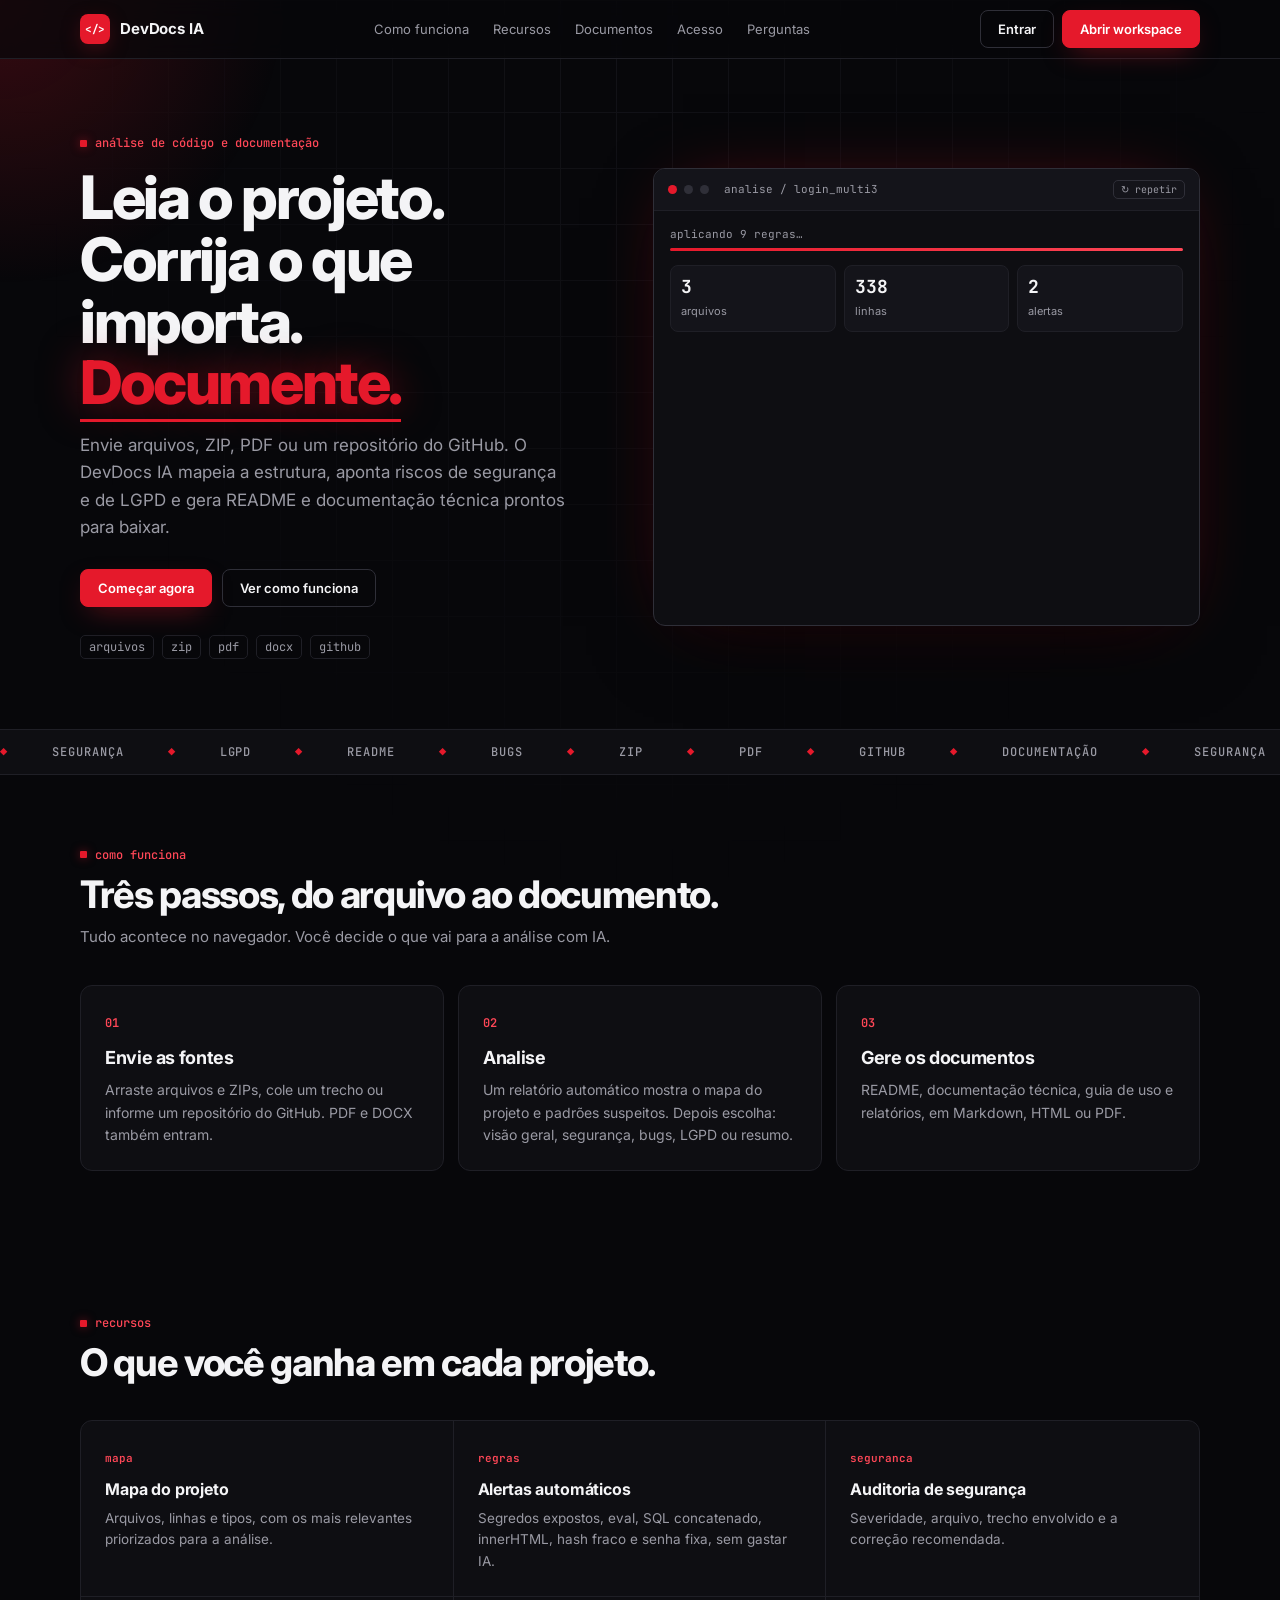
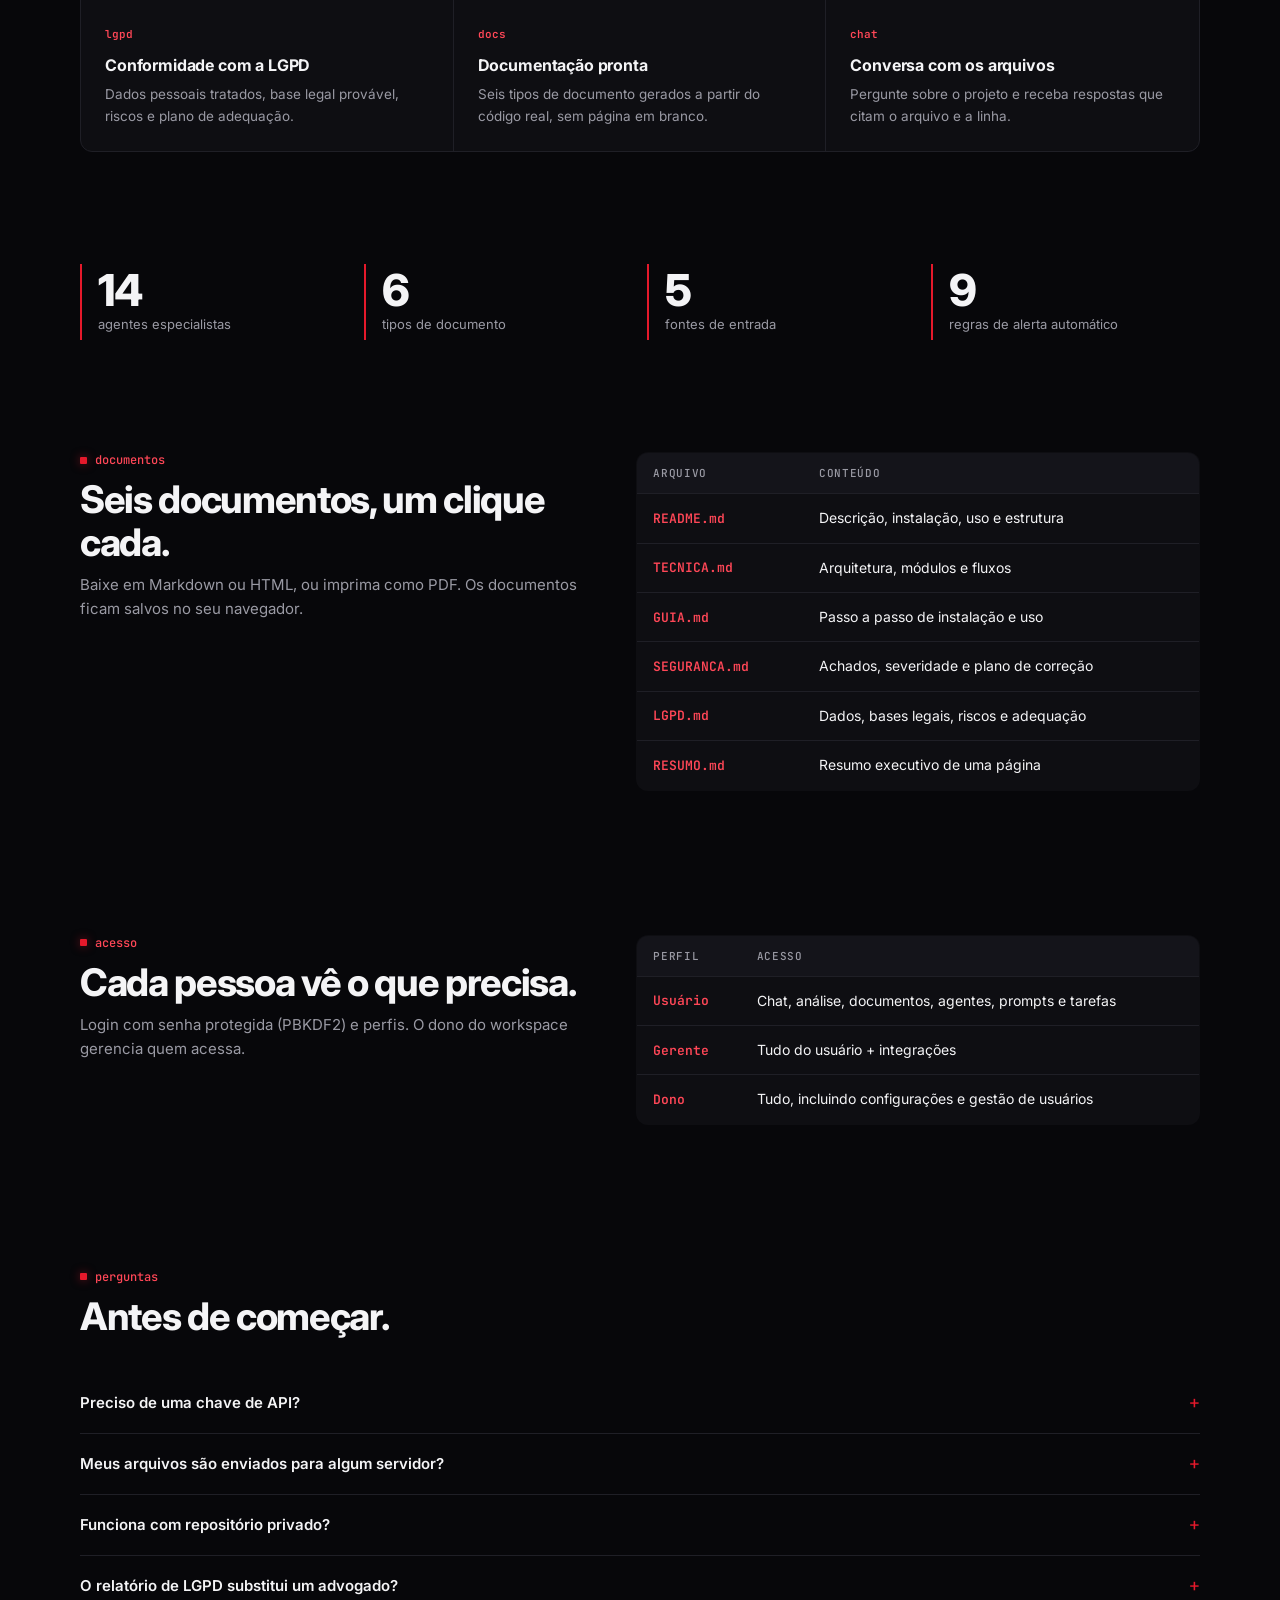
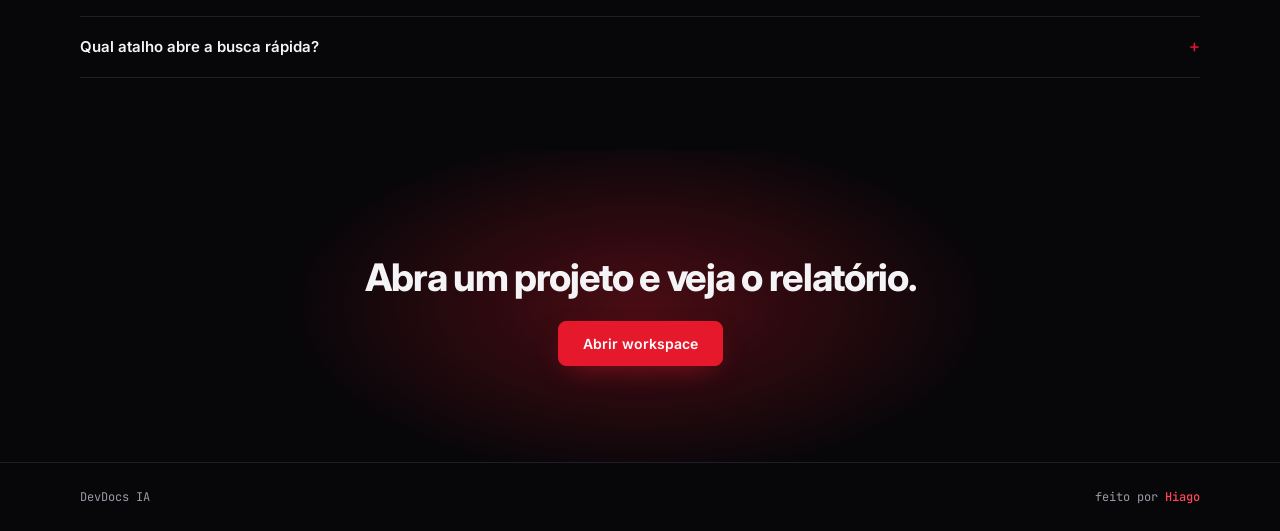
<file: chat-ia-groq-main/index.html>
<!DOCTYPE html>
<html lang="pt-BR">
<head>
  <meta charset="UTF-8">
  <meta name="viewport" content="width=device-width, initial-scale=1.0">
  <meta http-equiv="refresh" content="0; url=main/landing.html">
  <title>DevDocs IA</title>
</head>
<body>
  <p>Redirecionando para o DevDocs IA…</p>
  <script>window.location.replace('main/landing.html');</script>
</body>
</html>
</file>
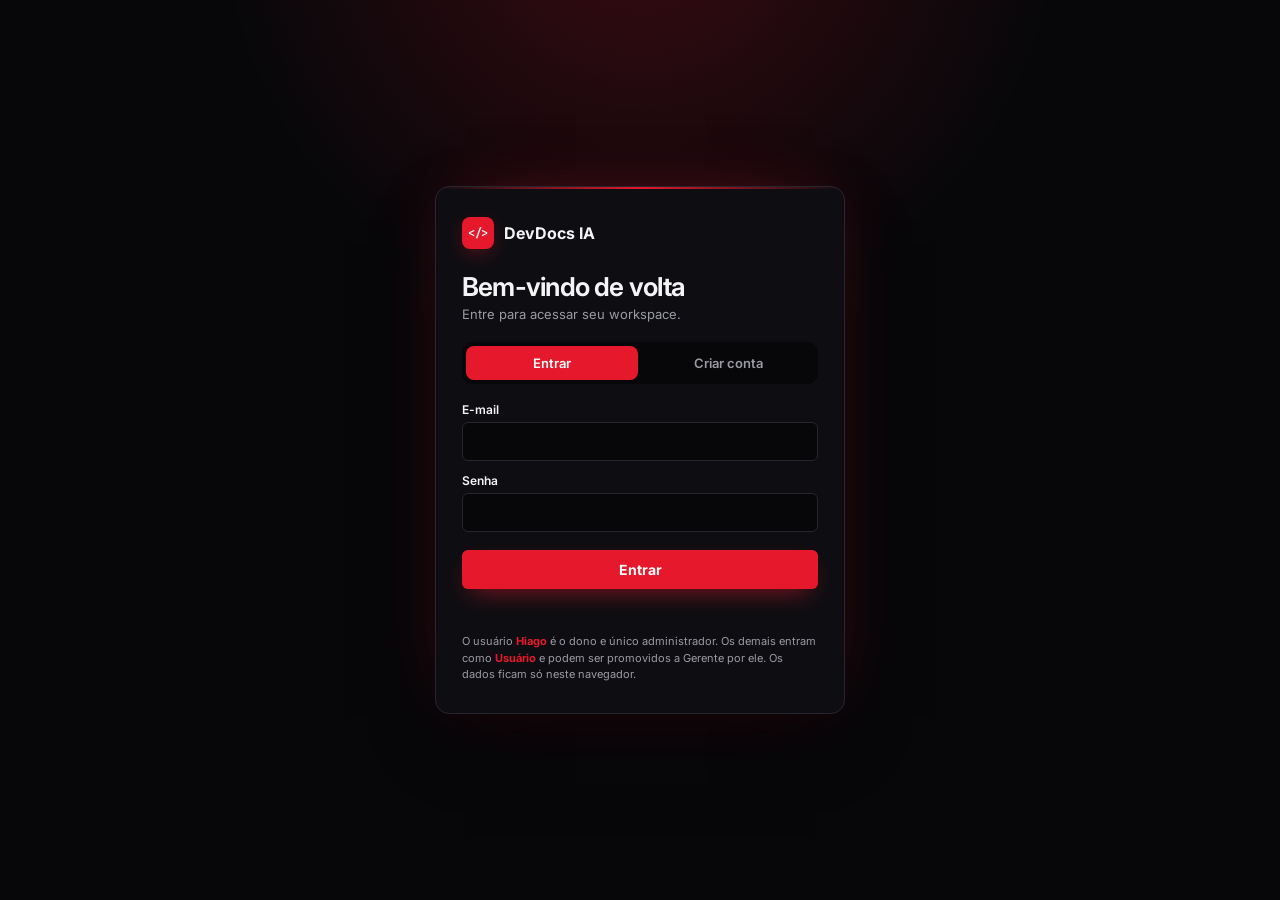
<file: chat-ia-groq-main/main/index.html>
<!DOCTYPE html>
<html lang="pt-BR">
<head>
  <meta charset="UTF-8">
  <meta name="viewport" content="width=device-width, initial-scale=1.0">
  <meta name="theme-color" content="#171714">
  <title>DevDocs IA · Análise de código e documentos</title>
  <link rel="preconnect" href="https://fonts.googleapis.com">
  <link rel="preconnect" href="https://fonts.gstatic.com" crossorigin>
  <link href="https://fonts.googleapis.com/css2?family=DM+Sans:wght@400;500;600;700&family=Instrument+Serif:ital@0;1&family=Inter:wght@400;500;600;700&display=swap" rel="stylesheet">
  <script src="https://cdn.jsdelivr.net/npm/gsap@3.12.5/dist/gsap.min.js"></script>
  <style>
    :root {
      --bg: #f4f3ef;
      --surface: #fffefa;
      --surface-soft: #f7f6f1;
      --ink: #191917;
      --muted: #77766f;
      --line: #e5e3db;
      --line-strong: #d3d0c6;
      --brand: #9bab55;
      --brand-dark: #79863d;
      --brand-soft: #eef1dc;
      --green: #798f53;
      --sidebar: #171714;
      --sidebar-soft: #292a24;
      --sidebar-muted: #a4a49a;
      --shadow: 0 18px 45px rgba(37, 37, 29, .08);
      --radius: 16px;
    }

    * { box-sizing: border-box; }
    html, body { height: 100%; }
    body {
      margin: 0;
      font-family: "Inter", "DM Sans", sans-serif;
      color: var(--ink);
      background: var(--bg);
      overflow: hidden;
    }
    button, input, textarea, select { font: inherit; }
    button { cursor: pointer; }
    button:disabled { cursor: not-allowed; opacity: .55; }
    .app { display: flex; height: 100vh; }

    .sidebar {
      width: 270px;
      flex: 0 0 270px;
      display: flex;
      flex-direction: column;
      color: #fff;
      background: var(--sidebar);
      padding: 22px 16px 16px;
    }
    .brand { display: flex; align-items: center; gap: 11px; margin: 0 8px 26px; }
    .brand-mark {
      width: 36px; height: 36px; display: grid; place-items: center;
      border-radius: 12px; color: #fff; font-weight: 700;
      background: linear-gradient(135deg, #c2cf79, #798f53);
      box-shadow: 0 8px 20px rgba(155, 171, 85, .2);
    }
    .brand strong { display: block; font-family: "Space Grotesk"; font-size: 17px; letter-spacing: -.03em; }
    .brand small { display: block; color: var(--sidebar-muted); font-size: 11px; margin-top: 2px; }
    .new-chat {
      display: flex; align-items: center; justify-content: center; gap: 9px;
      width: 100%; border: 0; border-radius: 11px; padding: 12px;
      color: #1b1b16; background: var(--brand); font-weight: 600;
      box-shadow: 0 8px 18px rgba(155, 171, 85, .2);
      transition: .2s;
    }
    .new-chat:hover { background: #b6c66b; transform: translateY(-1px); }
    .sidebar-label { color: #697891; font-size: 10px; text-transform: uppercase; letter-spacing: .12em; font-weight: 700; margin: 25px 10px 9px; }
    .nav-list, .conversation-list { display: grid; gap: 4px; }
    .nav-item, .conversation {
      display: flex; align-items: center; gap: 10px; width: 100%;
      border: 0; border-radius: 9px; padding: 10px 11px; text-align: left;
      color: var(--sidebar-muted); background: transparent; font-size: 13px;
    }
    .nav-item:hover, .nav-item.active, .conversation:hover, .conversation.active { color: #fff; background: var(--sidebar-soft); }
    .nav-item .count { margin-left: auto; font-size: 11px; color: #6d7d98; }
    .conversation { gap: 8px; overflow: hidden; }
    .conversation span { overflow: hidden; white-space: nowrap; text-overflow: ellipsis; }
    .conversation .dot { width: 6px; height: 6px; border-radius: 50%; flex: 0 0 6px; background: #39c7aa; }
    .sidebar-spacer { flex: 1; }
    .usage { padding: 13px; border: 1px solid #26334a; border-radius: 12px; background: #141f32; }
    .usage-head { display: flex; justify-content: space-between; font-size: 11px; color: var(--sidebar-muted); }
    .usage-head strong { color: #fff; font-weight: 500; }
    .progress { height: 5px; background: #29374e; border-radius: 10px; overflow: hidden; margin: 10px 0 7px; }
    .progress i { display: block; height: 100%; width: 68%; border-radius: inherit; background: linear-gradient(90deg, #9bab55, #d0d98f); }
    .usage small { color: #687995; font-size: 10px; }
    .profile { display: flex; align-items: center; gap: 9px; padding: 16px 7px 0; }
    .avatar { display: grid; place-items: center; width: 31px; height: 31px; border-radius: 10px; color: #fff; font-weight: 700; font-size: 12px; background: linear-gradient(135deg, #ef8e68, #e64f7c); }
    .profile div:last-child { min-width: 0; }
    .profile strong, .profile small { display: block; overflow: hidden; white-space: nowrap; text-overflow: ellipsis; }
    .profile strong { font-size: 12px; }
    .profile small { font-size: 10px; color: var(--sidebar-muted); margin-top: 2px; }

    .workspace { min-width: 0; flex: 1; display: flex; flex-direction: column; }
    .topbar {
      height: 70px; flex: 0 0 70px; display: flex; align-items: center; justify-content: space-between;
      gap: 20px; padding: 0 30px; border-bottom: 1px solid var(--line); background: var(--surface);
    }
    .crumbs { display: flex; align-items: center; gap: 9px; color: var(--muted); font-size: 12px; }
    .crumbs strong { color: var(--ink); font-size: 14px; }
    .top-actions { display: flex; align-items: center; gap: 8px; }
    .icon-btn, .top-button {
      display: inline-flex; align-items: center; justify-content: center; gap: 7px;
      border: 1px solid var(--line); border-radius: 9px; min-width: 34px; height: 34px;
      color: var(--muted); background: var(--surface); transition: .2s;
    }
    .icon-btn:hover, .top-button:hover { color: var(--brand); border-color: #bbb8ff; background: var(--brand-soft); }
    .top-button { padding: 0 11px; font-size: 12px; }
    .online { display: flex; align-items: center; gap: 6px; margin-left: 5px; color: var(--muted); font-size: 11px; }
    .online i { width: 7px; height: 7px; border-radius: 50%; background: var(--green); box-shadow: 0 0 0 3px #d8f8ed; }

    .main { display: flex; min-height: 0; flex: 1; }
    .chat-column { min-width: 0; flex: 1; display: flex; flex-direction: column; }
    .chat { overflow-y: auto; flex: 1; padding: 34px clamp(18px, 5vw, 82px) 25px; }
    .welcome { max-width: 790px; margin: 12px auto 30px; }
    .eyebrow { display: inline-flex; align-items: center; gap: 7px; color: var(--brand); font-size: 11px; font-weight: 700; letter-spacing: .08em; text-transform: uppercase; }
    .eyebrow i { width: 7px; height: 7px; border-radius: 50%; background: var(--brand); }
    .welcome h1 { margin: 13px 0 8px; font-family: "Instrument Serif", Georgia, serif; font-weight: 400; font-size: clamp(38px, 5vw, 63px); line-height: .98; letter-spacing: -.035em; }
    .welcome p { margin: 0; color: var(--muted); font-size: 15px; line-height: 1.65; max-width: 560px; }
    .suggestions { display: grid; grid-template-columns: repeat(3, 1fr); gap: 10px; max-width: 790px; margin: 0 auto 34px; }
    .suggestion { border: 1px solid var(--line); background: var(--surface); border-radius: 13px; text-align: left; padding: 14px; color: var(--ink); transition: .2s; }
    .suggestion:hover { border-color: #b6c479; box-shadow: var(--shadow); transform: translateY(-2px); }
    .suggestion b { display: block; margin-bottom: 5px; color: var(--brand); font-size: 17px; }
    .suggestion strong { display: block; font-size: 12px; margin-bottom: 4px; }
    .suggestion span { display: block; color: var(--muted); font-size: 11px; line-height: 1.4; }
    .message { display: flex; gap: 12px; max-width: 790px; margin: 0 auto 24px; animation: appear .25s ease; }
    @keyframes appear { from { opacity: 0; transform: translateY(7px); } to { opacity: 1; transform: none; } }
    .message-avatar { flex: 0 0 32px; width: 32px; height: 32px; display: grid; place-items: center; border-radius: 10px; color: #fff; font-size: 11px; font-weight: 700; }
    .message.user .message-avatar { background: linear-gradient(135deg, #77766b, #393a32); }
    .message.assistant .message-avatar { background: linear-gradient(135deg, #b4c36c, #798f53); }
    .message-body { min-width: 0; flex: 1; }
    .message-meta { display: flex; align-items: center; gap: 8px; color: var(--muted); font-size: 11px; margin: 1px 0 7px; }
    .message-meta strong { color: var(--ink); font-size: 12px; }
    .bubble { color: #344054; font-size: 14px; line-height: 1.75; white-space: normal; word-break: break-word; }
    .assistant .bubble p { margin: 0 0 12px; }
    .assistant .bubble p:last-child { margin-bottom: 0; }
    .assistant .bubble h3, .assistant .bubble h4 { margin: 18px 0 8px; color: var(--ink); font-family: "Inter", sans-serif; line-height: 1.25; }
    .assistant .bubble h3 { font-size: 17px; } .assistant .bubble h4 { font-size: 14px; }
    .assistant .bubble ul, .assistant .bubble ol { margin: 8px 0 14px; padding-left: 22px; }
    .assistant .bubble li { margin: 4px 0; }
    .assistant .bubble strong { color: var(--ink); font-weight: 700; }
    .assistant .bubble em { color: #657187; }
    .assistant .bubble code { padding: 2px 5px; border-radius: 5px; color: #b4235a; background: #f7eaf0; font: 12px/1.5 "SFMono-Regular", Consolas, monospace; }
    .assistant .bubble pre { overflow: auto; margin: 12px 0; padding: 13px 15px; border: 1px solid var(--line); border-radius: 10px; color: #dce5f5; background: #172033; }
    .assistant .bubble pre code { padding: 0; color: inherit; background: transparent; }
    .assistant .bubble blockquote { margin: 12px 0; padding: 8px 14px; border-left: 3px solid var(--brand); color: var(--muted); background: var(--brand-soft); }
    .message.user .bubble { display: inline-block; padding: 11px 14px; color: #fff; background: #4b4c42; border-radius: 4px 14px 14px 14px; white-space: pre-wrap; }
    .message-actions { display: flex; gap: 4px; margin-top: 8px; }
    .message-actions button { padding: 3px 6px; border: 0; background: transparent; color: #a0a9b8; font-size: 11px; }
    .message-actions button:hover { color: var(--brand); }
    .typing { display: flex; gap: 4px; padding: 8px 0; }
    .typing i { width: 6px; height: 6px; border-radius: 50%; background: #a4a9bd; animation: bounce 1s infinite; }
    .typing i:nth-child(2) { animation-delay: .15s; } .typing i:nth-child(3) { animation-delay: .3s; }
    @keyframes bounce { 50% { transform: translateY(-4px); opacity: .5; } }

    .composer-wrap { padding: 14px clamp(18px, 5vw, 82px) 22px; background: linear-gradient(transparent, var(--bg) 20%); }
    .composer { max-width: 790px; margin: auto; border: 1px solid var(--line-strong); border-radius: 16px; padding: 10px 12px 9px; background: var(--surface); box-shadow: 0 10px 35px rgba(37, 51, 82, .08); }
    .composer:focus-within { border-color: #aaa6ff; box-shadow: 0 0 0 4px var(--brand-soft), 0 10px 35px rgba(37, 51, 82, .08); }
    .composer textarea { width: 100%; min-height: 27px; max-height: 130px; padding: 4px 4px 8px; border: 0; outline: 0; resize: none; color: var(--ink); background: transparent; line-height: 1.5; font-size: 14px; }
    .composer textarea::placeholder { color: #a4adbb; }
    .attachment-list { display: flex; flex-wrap: wrap; gap: 7px; padding: 2px 3px 8px; }
    .attachment { position: relative; width: 58px; height: 58px; overflow: hidden; border: 1px solid var(--line); border-radius: 9px; background: var(--surface-soft); }
    .attachment img { width: 100%; height: 100%; object-fit: cover; }
    .attachment button { position: absolute; top: 3px; right: 3px; width: 18px; height: 18px; padding: 0; border: 0; border-radius: 50%; color: #fff; background: rgba(15, 23, 42, .75); font-size: 13px; line-height: 18px; }
    .attachment-name { display: flex; align-items: center; gap: 6px; max-width: 180px; padding: 8px; border: 1px solid var(--line); border-radius: 8px; color: var(--muted); font-size: 10px; }
    .bubble-images { display: flex; flex-wrap: wrap; gap: 8px; margin-bottom: 8px; }
    .bubble-images img { width: 145px; max-height: 125px; object-fit: cover; border-radius: 9px; border: 1px solid rgba(255,255,255,.25); }
    .composer-tools { display: flex; align-items: center; justify-content: space-between; }
    .tool-group { display: flex; gap: 3px; }
    .tool-btn { display: inline-flex; align-items: center; gap: 6px; border: 0; border-radius: 7px; padding: 7px 8px; color: var(--muted); background: transparent; font-size: 11px; }
    .tool-btn:hover { color: var(--brand); background: var(--brand-soft); }
    .send { width: 35px; height: 35px; display: grid; place-items: center; padding: 0; border: 0; border-radius: 10px; color: #fff; background: var(--brand); font-size: 15px; transition: .2s; }
    .send:hover { background: var(--brand-dark); transform: translateY(-1px); }
    .composer-hint { max-width: 790px; margin: 8px auto 0; color: #9aa4b4; font-size: 10px; text-align: center; }

    .settings { width: 270px; flex: 0 0 270px; border-left: 1px solid var(--line); background: var(--surface); padding: 27px 20px; overflow: auto; }
    .settings h2 { margin: 0; font-family: "Space Grotesk"; font-size: 17px; letter-spacing: -.03em; }
    .settings-intro { color: var(--muted); font-size: 11px; line-height: 1.5; margin: 6px 0 23px; }
    .setting { padding: 17px 0; border-top: 1px solid var(--line); }
    .setting label, .setting-head { display: flex; align-items: center; justify-content: space-between; gap: 8px; color: #566176; font-size: 11px; font-weight: 600; }
    .setting label span { color: var(--brand); font-weight: 700; }
    .setting select { width: 100%; margin-top: 9px; border: 1px solid var(--line); border-radius: 8px; padding: 9px; color: var(--ink); background: var(--surface-soft); outline: none; font-size: 11px; }
    .range { width: 100%; margin-top: 14px; accent-color: var(--brand); }
    .range-values { display: flex; justify-content: space-between; color: #a0a8b7; font-size: 10px; margin-top: 3px; }
    .key-status { display: flex; align-items: center; gap: 7px; margin: 11px 0; color: var(--muted); font-size: 11px; }
    .key-status i { width: 7px; height: 7px; border-radius: 50%; background: #f2b84b; }
    .key-status.connected i { background: var(--green); }
    .key-input { display: flex; gap: 5px; }
    .key-input input { min-width: 0; flex: 1; border: 1px solid var(--line); border-radius: 8px; padding: 8px; color: var(--ink); outline: none; font-size: 10px; }
    .key-input button { border: 0; border-radius: 8px; padding: 0 10px; color: #fff; background: var(--brand); font-size: 11px; }
    .toggle-row { display: flex; align-items: center; justify-content: space-between; color: #566176; font-size: 11px; margin-top: 15px; }
    .toggle { position: relative; width: 31px; height: 18px; border: 0; border-radius: 20px; background: #ccd3df; }
    .toggle::after { content: ""; position: absolute; top: 3px; left: 3px; width: 12px; height: 12px; border-radius: 50%; background: #fff; transition: .2s; }
    .toggle.on { background: var(--brand); } .toggle.on::after { left: 16px; }
    .tip { padding: 12px; border-radius: 10px; color: #5b5ba7; background: var(--brand-soft); font-size: 10px; line-height: 1.5; }
    .feature-actions { display: grid; gap: 7px; }
    .feature-action { display: flex; align-items: center; justify-content: space-between; gap: 8px; width: 100%; padding: 9px 10px; border: 1px solid var(--line); border-radius: 8px; color: var(--ink); background: var(--surface-soft); text-align: left; font-size: 11px; }
    .feature-action:hover { border-color: #aaa6ff; color: var(--brand); }
    .feature-action span { color: var(--muted); font-size: 10px; }
    dialog { width: min(680px, calc(100vw - 28px)); max-height: 88vh; overflow: auto; padding: 0; border: 1px solid var(--line); border-radius: 16px; color: var(--ink); background: var(--surface); box-shadow: 0 25px 80px rgba(15, 23, 42, .24); }
    dialog::backdrop { background: rgba(15, 23, 42, .52); backdrop-filter: blur(3px); }
    .dialog-head { display: flex; align-items: center; justify-content: space-between; padding: 19px 21px; border-bottom: 1px solid var(--line); }
    .dialog-head h2 { margin: 0; font-family: "Space Grotesk"; font-size: 17px; }
    .dialog-close { width: 28px; height: 28px; border: 0; border-radius: 7px; color: var(--muted); background: transparent; }
    .dialog-close:hover { background: var(--brand-soft); color: var(--brand); }
    .dialog-body { padding: 18px 21px 21px; }
    .agent-grid { display: grid; grid-template-columns: repeat(2, 1fr); gap: 8px; max-height: 360px; overflow: auto; }
    .agent-card { border: 1px solid var(--line); border-radius: 10px; padding: 11px; color: var(--ink); background: var(--surface-soft); text-align: left; }
    .agent-card:hover, .agent-card.active { border-color: var(--brand); background: var(--brand-soft); }
    .agent-card strong { display: block; font-size: 12px; } .agent-card small { display: block; color: var(--muted); margin-top: 4px; font-size: 10px; }
    .prompt-list { display: grid; gap: 8px; }
    .prompt-preset { width: 100%; padding: 11px; border: 1px solid var(--line); border-radius: 9px; color: var(--ink); background: var(--surface-soft); text-align: left; font-size: 11px; }
    .prompt-preset:hover { border-color: var(--brand); background: var(--brand-soft); }
    .form-grid { display: grid; gap: 10px; } .form-grid label { display: grid; gap: 5px; color: var(--muted); font-size: 11px; font-weight: 600; }
    .form-grid input, .form-grid select { width: 100%; border: 1px solid var(--line); border-radius: 8px; padding: 9px; color: var(--ink); background: var(--surface-soft); outline: none; font-size: 12px; }
    .dialog-submit { margin-top: 14px; border: 0; border-radius: 8px; padding: 10px 14px; color: #fff; background: var(--brand); font-size: 12px; font-weight: 600; }
    .task-list, .github-result { display: grid; gap: 8px; margin-top: 15px; }
    .task-item, .github-item { display: flex; justify-content: space-between; gap: 12px; padding: 11px; border: 1px solid var(--line); border-radius: 9px; font-size: 11px; }
    .task-item strong, .github-item strong { display: block; font-size: 12px; } .task-item small, .github-item small { color: var(--muted); }
    .task-item button { border: 0; color: #dc5d6e; background: transparent; font-size: 11px; }
    .github-toolbar { display: flex; gap: 8px; } .github-toolbar input { flex: 1; }
    .page-view { display: none; flex: 1; overflow: auto; padding: 46px clamp(22px, 5vw, 76px) 60px; }
    .page-view.active { display: block; }
    .page-heading { display: flex; align-items: flex-end; justify-content: space-between; gap: 25px; max-width: 1050px; margin: 0 auto 30px; }
    .page-heading h1 { margin: 12px 0 7px; color: var(--ink); font-family: "Instrument Serif", Georgia, serif; font-size: clamp(38px, 5vw, 62px); font-weight: 400; letter-spacing: -.04em; line-height: .96; }
    .page-heading p { max-width: 600px; margin: 0; color: var(--muted); font-size: 13px; line-height: 1.6; }
    .primary-action, .outline-action, .danger-action { border-radius: 9px; padding: 10px 13px; font-size: 11px; font-weight: 600; transition: .2s; }
    .primary-action { border: 0; color: #1b1b16; background: var(--brand); } .primary-action:hover { background: #b7c66c; transform: translateY(-2px); }
    .outline-action { border: 1px solid var(--line-strong); color: var(--ink); background: var(--surface); } .outline-action:hover { border-color: var(--brand); background: var(--brand-soft); }
    .danger-action { border: 1px solid #e8cfd0; color: #a64c55; background: #fff7f6; }
    .metric-grid { display: grid; grid-template-columns: repeat(4, 1fr); gap: 11px; max-width: 1050px; margin: 0 auto 14px; }
    .metric-card, .big-card, .integration-card { border: 1px solid var(--line); border-radius: 15px; background: var(--surface); box-shadow: var(--shadow); }
    .metric-card { padding: 17px; } .metric-card span, .metric-card small { display: block; color: var(--muted); font-size: 10px; } .metric-card strong { display: block; margin: 14px 0 8px; color: var(--ink); font-family: "Instrument Serif"; font-size: 35px; font-weight: 400; } .metric-card small { color: var(--brand-dark); } .metric-card.accent { background: #292a24; } .metric-card.accent span, .metric-card.accent small { color: #c3c6b7; } .metric-card.accent strong { color: #e4e6d3; }
    .dashboard-grid { display: grid; grid-template-columns: 1.15fr .85fr; gap: 14px; max-width: 1050px; margin: 0 auto; }
    .big-card { padding: 20px; } .card-title { display: flex; align-items: flex-start; justify-content: space-between; margin-bottom: 20px; } .card-title span { display: block; color: var(--ink); font-size: 13px; font-weight: 700; } .card-title small { display: block; margin-top: 4px; color: var(--muted); font-size: 10px; } .card-icon { color: var(--brand); font-size: 20px; }
    .activity-bars { display: flex; align-items: flex-end; justify-content: space-around; height: 145px; padding: 0 10px; border-bottom: 1px solid var(--line); } .activity-bars i { width: 9%; min-height: 10px; border-radius: 8px 8px 2px 2px; background: linear-gradient(180deg, #c2cf79, #798f53); }
    .days { display: flex; justify-content: space-around; padding: 10px 0 0; color: var(--muted); font-size: 9px; }
    .quick-grid { display: grid; grid-template-columns: 1fr 1fr; gap: 7px; } .quick-grid button { display: flex; justify-content: space-between; padding: 12px; border: 1px solid var(--line); border-radius: 9px; color: var(--ink); background: var(--surface-soft); text-align: left; font-size: 11px; } .quick-grid button:hover { border-color: var(--brand); } .quick-grid b { color: var(--brand-dark); }
    .library-grid, .agent-overview, .integration-grid, .settings-grid { display: grid; grid-template-columns: repeat(3, 1fr); gap: 12px; max-width: 1050px; margin: 0 auto; }
    .library-card, .agent-overview-card { min-height: 135px; padding: 17px; border: 1px solid var(--line); border-radius: 14px; background: var(--surface); box-shadow: var(--shadow); } .library-card h3, .agent-overview-card h3 { margin: 0 0 8px; font-size: 14px; } .library-card p, .agent-overview-card p { margin: 0 0 16px; color: var(--muted); font-size: 11px; line-height: 1.5; } .library-card button { border: 0; color: var(--brand-dark); background: transparent; font-size: 11px; }
    .integration-card { display: flex; flex-direction: column; align-items: flex-start; gap: 12px; padding: 18px; } .integration-logo { display: grid; place-items: center; width: 34px; height: 34px; border-radius: 10px; color: #1b1b16; background: var(--brand); font-size: 11px; font-weight: 700; } .integration-card h3 { margin: 0 0 5px; font-size: 14px; } .integration-card p { min-height: 34px; margin: 0; color: var(--muted); font-size: 11px; line-height: 1.5; }
    .empty-files { padding: 55px 20px; text-align: center; } .empty-files > span { display: block; margin-bottom: 13px; color: var(--brand); font-size: 36px; } .empty-files h3 { margin: 0 0 6px; font-size: 15px; } .empty-files p { margin: 0 auto 18px; color: var(--muted); font-size: 11px; }
    .settings-grid { grid-template-columns: 1fr 1fr; } .settings-section { min-height: 250px; } .setting-line { display: flex; align-items: center; justify-content: space-between; gap: 15px; padding: 13px 0; border-top: 1px solid var(--line); color: var(--ink); font-size: 12px; } .setting-line select { min-width: 145px; padding: 7px; border: 1px solid var(--line); border-radius: 7px; color: var(--ink); background: var(--surface-soft); font-size: 11px; }

    .toast { position: fixed; right: 24px; bottom: 24px; z-index: 20; padding: 11px 15px; border-radius: 10px; color: #fff; background: #202b40; box-shadow: var(--shadow); font-size: 12px; transform: translateY(20px); opacity: 0; pointer-events: none; transition: .25s; }
    .toast.show { transform: none; opacity: 1; }
    .mobile-only { display: none; }
    body.dark { --bg: #151513; --surface: #20211d; --surface-soft: #292a24; --ink: #f0f0e8; --muted: #a8a99d; --line: #393a32; --line-strong: #4a4b41; --shadow: 0 18px 45px rgba(0,0,0,.2); }
    body.dark .bubble { color: #d6deed; } body.dark .topbar, body.dark .settings { background: var(--surface); }
    @media (max-width: 1050px) { .settings { display: none; } .metric-grid { grid-template-columns: repeat(2, 1fr); } .library-grid, .agent-overview, .integration-grid { grid-template-columns: repeat(2, 1fr); } }
    @media (max-width: 720px) {
      body { overflow: auto; } .app { min-height: 100vh; height: auto; }
      .sidebar { width: 100%; height: auto; min-height: 0; padding: 13px; }
      .sidebar .sidebar-label, .sidebar .nav-list, .sidebar .conversation-list, .sidebar .usage, .sidebar .profile { display: none; }
      .brand { margin: 0 5px; } .new-chat { position: absolute; top: 13px; right: 13px; width: auto; padding: 9px 12px; font-size: 0; } .new-chat svg { margin: 0; }
      .workspace { min-height: calc(100vh - 63px); } .topbar { height: 58px; flex-basis: 58px; padding: 0 14px; } .top-button span { display: none; }
      .chat { padding: 24px 14px 15px; } .suggestions { grid-template-columns: 1fr; margin-bottom: 24px; } .welcome h1 { font-size: 42px; } .page-view { padding: 28px 14px; } .page-heading { display: block; } .page-heading .primary-action { margin-top: 18px; } .metric-grid, .dashboard-grid, .library-grid, .agent-overview, .integration-grid, .settings-grid { grid-template-columns: 1fr; }
      .composer-wrap { padding: 12px 14px 18px; } .composer-hint { display: none; } .tool-btn span { display: none; }
    }
  </style>
  <script src="auth.js"></script>
  <script>OrbitAuth.requireAuth(); if (localStorage.getItem('orbit_dark') === null) localStorage.setItem('orbit_dark', 'true');</script>
  <link href="https://fonts.googleapis.com/css2?family=Inter:wght@400;500;600;700&family=JetBrains+Mono:wght@400;500;600&display=swap" rel="stylesheet">
  <link rel="stylesheet" href="theme.css">
</head>
<body>
  <div class="app">
    <aside class="sidebar">
      <div class="brand"><div class="brand-mark">&lt;/&gt;</div><div><strong>DevDocs IA</strong><small>Código e documentos</small></div></div>
      <button class="new-chat" id="newChat"><svg class="ic" viewBox="0 0 24 24" aria-hidden="true"><path d="M12 5v14M5 12h14"/></svg> Nova conversa</button>
      <div class="sidebar-label">Workspace</div>
      <nav class="nav-list">
        <button class="nav-item active" data-view="chat"><svg class="ic" viewBox="0 0 24 24" aria-hidden="true"><path d="M21 15a2 2 0 0 1-2 2H7l-4 4V5a2 2 0 0 1 2-2h14a2 2 0 0 1 2 2z"/></svg> Chat com agentes</button>
        <button class="nav-item" data-view="files"><svg class="ic" viewBox="0 0 24 24" aria-hidden="true"><circle cx="11" cy="11" r="7"/><path d="m21 21-4.3-4.3"/></svg> Análise de arquivos</button>
        <button class="nav-item" data-view="docs"><svg class="ic" viewBox="0 0 24 24" aria-hidden="true"><path d="M14 3H7a2 2 0 0 0-2 2v14a2 2 0 0 0 2 2h10a2 2 0 0 0 2-2V8z"/><path d="M14 3v5h5M9 13h6M9 17h6"/></svg> Documentos</button>
        <button class="nav-item" data-view="agents"><svg class="ic" viewBox="0 0 24 24" aria-hidden="true"><circle cx="9" cy="8" r="3.5"/><path d="M2.5 20a6.5 6.5 0 0 1 13 0M16 4.6a3.5 3.5 0 0 1 0 6.8M21.5 20a6.5 6.5 0 0 0-4-6"/></svg> Agentes</button>
        <button class="nav-item" data-view="prompts"><svg class="ic" viewBox="0 0 24 24" aria-hidden="true"><rect x="3" y="4" width="18" height="16" rx="2"/><path d="m7 9 3 3-3 3M13 15h4"/></svg> Prompts</button>
        <button class="nav-item" data-view="tasks"><svg class="ic" viewBox="0 0 24 24" aria-hidden="true"><circle cx="12" cy="12" r="9"/><path d="M12 7v5l3 2"/></svg> Tarefas <span class="count">0</span></button>
        <button class="nav-item" data-view="integrations"><svg class="ic" viewBox="0 0 24 24" aria-hidden="true"><path d="M9 3v5M15 3v5M6 8h12v3a6 6 0 0 1-12 0zM12 17v4"/></svg> Integrações</button>
        <button class="nav-item" data-view="dashboard"><svg class="ic" viewBox="0 0 24 24" aria-hidden="true"><rect x="3" y="3" width="7" height="7" rx="1"/><rect x="14" y="3" width="7" height="7" rx="1"/><rect x="3" y="14" width="7" height="7" rx="1"/><rect x="14" y="14" width="7" height="7" rx="1"/></svg> Painel</button>
        <button class="nav-item" data-view="settings"><svg class="ic" viewBox="0 0 24 24" aria-hidden="true"><path d="M4 6h10M18 6h2M4 12h4M12 12h8M4 18h12M20 18h0"/><circle cx="16" cy="6" r="2"/><circle cx="10" cy="12" r="2"/><circle cx="18" cy="18" r="2"/></svg> Configurações</button>
      </nav>
      <div class="sidebar-spacer"></div>
      <div class="usage"><div class="usage-head"><span>Consumo da sessão</span><strong id="usagePercent">0%</strong></div><div class="progress"><i id="usageProgress"></i></div><small id="usageSummary">0 mensagens · 0 tokens estimados</small></div>
      <div class="profile"><div class="avatar">H</div><div><strong>Hiago</strong><small>Dono</small></div></div>
    </aside>

    <section class="workspace">
      <header class="topbar">
        <div class="crumbs"><span>Workspace</span><b>/</b><strong id="conversationTitle">Nova conversa</strong></div>
        <div class="top-actions">
          <button class="top-button" id="agentsBtn"><svg class="ic" viewBox="0 0 24 24" aria-hidden="true"><circle cx="9" cy="8" r="3.5"/><path d="M2.5 20a6.5 6.5 0 0 1 13 0M16 4.6a3.5 3.5 0 0 1 0 6.8M21.5 20a6.5 6.5 0 0 0-4-6"/></svg> <span>Agentes</span></button>
          <button class="top-button" id="tasksBtn"><svg class="ic" viewBox="0 0 24 24" aria-hidden="true"><circle cx="12" cy="12" r="9"/><path d="M12 7v5l3 2"/></svg> <span>Tarefas</span></button>
          <button class="top-button" id="githubBtn"><svg class="ic" viewBox="0 0 24 24" aria-hidden="true"><circle cx="6" cy="6" r="2"/><circle cx="6" cy="18" r="2"/><circle cx="18" cy="8" r="2"/><path d="M6 8v8M18 10c0 4-6 3-12 6"/></svg> <span>GitHub</span></button>
          <button class="top-button" id="exportBtn"><svg class="ic" viewBox="0 0 24 24" aria-hidden="true"><path d="M12 4v12m0 0 4-4m-4 4-4-4M5 20h14"/></svg> <span>Exportar</span></button>
          <button class="icon-btn" id="themeBtn" title="Alternar tema">☾</button>
        </div>
      </header>

      <div class="main">
        <section class="chat-column">
          <div class="chat" id="chat">
            <div class="welcome" id="welcome">
              <span class="eyebrow"><i></i> workspace</span>
              <h1>O que vamos analisar hoje?</h1>
              <p>Envie um projeto ou cole um trecho de código. O DevDocs IA aponta riscos, explica o que o código faz e gera a documentação.</p>
            </div>
            <section class="page-view" id="dashboardView">
              <div class="page-heading"><div><span class="eyebrow"><i></i> Seu workspace</span><h1>Visão geral</h1><p>Uso da sessão, tarefas agendadas e atalhos do workspace.</p></div><button class="primary-action" data-view-open="chat">Abrir chat <span>↗</span></button></div>
              <div class="metric-grid"><article class="metric-card"><span>Mensagens este mês</span><strong id="dashMessages">0</strong><small>↗ consumo acompanhado</small></article><article class="metric-card"><span>Tokens estimados</span><strong id="dashTokens">0</strong><small>da sua atividade recente</small></article><article class="metric-card"><span>Tarefas ativas</span><strong id="dashTasks">0</strong><small>agendadas neste dispositivo</small></article><article class="metric-card accent"><span>Agente mais usado</span><strong id="dashAgent">Router</strong><small>roteamento automático</small></article></div>
              <div class="dashboard-grid"><article class="big-card"><div class="card-title"><div><span>Atividade recente</span><small>Seu ritmo nos últimos dias</small></div><span class="card-icon">◒</span></div><div class="activity-bars"><i style="height:35%"></i><i style="height:56%"></i><i style="height:42%"></i><i style="height:78%"></i><i style="height:63%"></i><i style="height:91%"></i><i style="height:70%"></i></div><div class="days"><span>SEG</span><span>TER</span><span>QUA</span><span>QUI</span><span>SEX</span><span>SÁB</span><span>DOM</span></div></article><article class="big-card"><div class="card-title"><div><span>Atalhos rápidos</span><small>Comece sem configurar nada</small></div><span class="card-icon">✦</span></div><div class="quick-grid"><button data-prompt-shortcut="Revise meu código e liste os riscos mais importantes.">Revisar código <b>↗</b></button><button data-prompt-shortcut="Organize minhas próximas tarefas por prioridade.">Organizar tarefas <b>↗</b></button><button data-prompt-shortcut="Resuma este conteúdo em decisões e próximos passos.">Resumir conteúdo <b>↗</b></button><button data-prompt-shortcut="Gere ideias novas e práticas para meu projeto.">Gerar ideias <b>↗</b></button></div></article></div>
            </section>
            <section class="page-view" id="promptsView"><div class="page-heading"><div><span class="eyebrow"><i></i> Biblioteca</span><h1>Prompts para tudo</h1><p>Fluxos prontos para transformar uma intenção em resultado.</p></div><button class="primary-action" id="newPrompt">Criar prompt <span>＋</span></button></div><div class="library-grid" id="promptLibrary"></div></section>
            <section class="page-view" id="agentsView"><div class="page-heading"><div><span class="eyebrow"><i></i> Orquestração</span><h1>Agentes e modelos</h1><p>Escolha especialistas ou deixe o Router decidir por você.</p></div><button class="primary-action" id="openAgentDialog">Configurar agentes <span>↗</span></button></div><div class="agent-overview" id="agentOverview"></div></section>
            <section class="page-view" id="tasksView"><div class="page-heading"><div><span class="eyebrow"><i></i> Automação</span><h1>Suas tarefas</h1><p>Planeje prompts para rodar no momento certo.</p></div><button class="primary-action" id="openTasksPage">Programar tarefa <span>＋</span></button></div><div class="big-card"><div class="card-title"><div><span>Fila de execução</span><small>Tarefas persistidas neste navegador</small></div></div><div class="task-list" id="tasksPageList"></div></div></section>
            <section class="page-view" id="integrationsView"><div class="page-heading"><div><span class="eyebrow"><i></i> Conexões</span><h1>Integrações</h1><p>Conecte as ferramentas que fazem parte do seu trabalho.</p></div></div><div class="integration-grid"><article class="integration-card"><div class="integration-logo">GH</div><div><h3>GitHub</h3><p>Repositórios, issues e links para seu fluxo de desenvolvimento.</p></div><button class="outline-action" id="openGithubPage">Configurar</button></article><article class="integration-card"><div class="integration-logo">◎</div><div><h3>Groq API</h3><p>Modelos, limites, transcrição, voz e visão em um só workspace.</p></div><button class="outline-action" data-view-open="settings">Ver configuração</button></article><article class="integration-card"><div class="integration-logo">↗</div><div><h3>Webhooks</h3><p>Receba eventos de sistemas externos no seu gateway de agentes.</p></div><button class="outline-action" id="webhookInfo">Em breve</button></article></div></section>
            <section class="page-view" id="filesView"><div class="page-heading"><div><span class="eyebrow"><i></i> Contexto</span><h1>Arquivos e referências</h1><p>Imagens anexadas e materiais usados nas suas conversas.</p></div><button class="primary-action" id="uploadPageFile">Adicionar arquivo <span>＋</span></button></div><div class="big-card"><div class="empty-files"><span>□</span><h3>Nenhum arquivo salvo</h3><p>Anexe imagens no chat para analisá-las com o agente de visão.</p><button class="outline-action" data-view-open="chat">Ir para o chat</button></div></div></section>
            <section class="page-view" id="settingsView"><div class="page-heading"><div><span class="eyebrow"><i></i> Preferências</span><h1>Configurações</h1><p>Controle sua experiência, privacidade e comportamento dos agentes.</p></div><button class="primary-action" id="saveAllSettings">Salvar alterações <span>✓</span></button></div><div class="settings-grid"><article class="big-card settings-section"><div class="card-title"><div><span>Interface</span><small>Personalize seu workspace</small></div></div><label class="setting-line">Tema <select id="themePreference"><option value="light">Claro</option><option value="dark">Escuro</option></select></label><label class="setting-line">Idioma <select><option>Português (Brasil)</option><option>English</option></select></label><label class="setting-line">Animações <button class="toggle on" id="motionToggle"></button></label></article><article class="big-card settings-section"><div class="card-title"><div><span>Privacidade e dados</span><small>O que fica salvo neste dispositivo</small></div></div><label class="setting-line">Salvar histórico <button class="toggle on"></button></label><label class="setting-line">Armazenar chave localmente <button class="toggle" id="keyStorageToggle"></button></label><button class="danger-action" id="clearLocalData">Limpar dados locais</button></article></div></section>
            <div class="suggestions" id="suggestions">
              <button class="suggestion" data-prompt="Analise este código como Desenvolvedor: objetivo, bugs prováveis e melhorias priorizadas:&#10;&#10;"><b>analisar</b><strong>Analisar código</strong><span>Bugs, riscos e melhorias</span></button>
              <button class="suggestion" data-prompt="Faça uma auditoria de segurança do código abaixo, com severidade e correção:&#10;&#10;"><b>segurança</b><strong>Auditoria de segurança</strong><span>Falhas e como corrigir</span></button>
              <button class="suggestion" data-prompt="Escreva um README completo em Markdown para este projeto:&#10;&#10;"><b>readme</b><strong>Gerar documentação</strong><span>README e guias</span></button>
              <button class="suggestion" data-prompt="Analise sob a LGPD os dados pessoais tratados neste sistema e liste riscos e medidas:&#10;&#10;"><b>lgpd</b><strong>Conformidade LGPD</strong><span>Assistente Jurídica</span></button>
            </div>
          </div>
          <div class="composer-wrap">
            <div class="composer">
              <div class="attachment-list" id="attachmentList"></div>
              <textarea id="userInput" rows="1" placeholder="Pergunte sobre o código, cole um trecho ou anexe um arquivo…"></textarea>
              <div class="composer-tools">
                <div class="tool-group">
                  <button class="tool-btn" id="attachBtn"><svg class="ic" viewBox="0 0 24 24" aria-hidden="true"><path d="m21 11-9 9a5 5 0 0 1-7-7l9-9a3.5 3.5 0 0 1 5 5l-9 9a2 2 0 0 1-3-3l8-8"/></svg> <span>Anexar</span></button>
                  <button class="tool-btn" id="micBtn"><svg class="ic" viewBox="0 0 24 24" aria-hidden="true"><rect x="9" y="3" width="6" height="11" rx="3"/><path d="M5 11a7 7 0 0 0 14 0M12 18v3"/></svg> <span>Voz</span></button>
                  <input type="file" id="fileInput" hidden multiple>
                </div>
                <button class="send" id="sendBtn" title="Enviar"><svg class="ic" viewBox="0 0 24 24" aria-hidden="true"><path d="M12 19V5m-6 6 6-6 6 6"/></svg></button>
              </div>
            </div>
            <div class="composer-hint">Enter envia · Shift+Enter quebra linha · revise as respostas antes de aplicar</div>
          </div>
        </section>

        <aside class="settings">
          <h2>Configurações</h2>
          <p class="settings-intro">Ajuste o comportamento da IA para cada conversa.</p>
          <div class="setting">
            <div class="setting-head"><span>Modelos por função</span><span style="color:var(--muted);font-family:var(--mono);font-size:10px">automático</span></div>
            <select id="reasoningModel" aria-label="Modelo de raciocínio">
              <option value="openai/gpt-oss-120b">Raciocínio · GPT OSS 120B</option>
              <option value="openai/gpt-oss-20b">Raciocínio · GPT OSS 20B</option>
              <option value="qwen/qwen3.8-27b">Raciocínio · Qwen 3.8 27B</option>
            </select>
            <select id="visionModel" aria-label="Modelo de visão">
              <option value="qwen/qwen3.8-27b">Visão · Qwen 3.8 27B</option>
              <option value="meta-llama/llama-4-maverick-17b-128e-instruct">Visão · Llama 4 Maverick</option>
              <option value="meta-llama/llama-4-scout-17b-16e-instruct">Visão · Llama 4 Scout</option>
            </select>
            <select id="safetyModel" aria-label="Modelo de segurança">
              <option value="openai/gpt-oss-safeguard-20b">Segurança · GPT OSS Safeguard 20B</option>
              <option value="meta-llama/llama-prompt-guard-2-86m">Segurança · Prompt Guard 86M</option>
              <option value="meta-llama/llama-prompt-guard-2-22m">Segurança · Prompt Guard 22M</option>
            </select>
            <select id="sttModel" aria-label="Modelo de transcrição">
              <option value="whisper-large-v3-turbo">Transcrição · Whisper Large v3 Turbo</option>
              <option value="whisper-large-v3">Transcrição · Whisper Large v3</option>
            </select>
            <select id="ttsModel" aria-label="Modelo de voz">
              <option value="canopylabs/orpheus-v1-english">Voz · Orpheus English</option>
              <option value="canopylabs/orpheus-arabic-saudi">Voz · Orpheus Arabic Saudi</option>
            </select>
          </div>
          <div class="setting">
            <div class="setting-head"><span>Ferramentas</span></div>
            <div class="feature-actions">
              <button class="feature-action" id="openPrompts">Prompts prontos <span>abrir →</span></button>
              <button class="feature-action" id="openTasks">Programar tarefa <span>abrir →</span></button>
            </div>
          </div>
          <div class="setting">
            <label for="temperature">Criatividade <span id="temperatureValue">0.7</span></label>
            <input class="range" id="temperature" type="range" min="0" max="1" step=".1" value=".7">
            <div class="range-values"><span>Preciso</span><span>Criativo</span></div>
          </div>
          <div class="setting">
            <div class="key-status" id="keyStatus"><i></i><span>Chave não configurada</span></div>
            <div class="key-input"><input type="password" id="apiKey" placeholder="Cole sua chave Groq"><button id="saveKey">Salvar</button></div>
            <div class="toggle-row"><span>Memória da conversa</span><button class="toggle on" id="memoryToggle" aria-label="Memória ativa"></button></div>
          </div>
          <div class="setting">
            <div class="setting-head"><span>Consumo desta sessão</span><span id="sessionCost">saldo via Groq</span></div>
            <div class="key-status"><i style="background:#8c78ff"></i><span id="sessionUsage">0 mensagens · 0 tokens</span></div>
            <div class="key-status"><i style="background:#e8a84a"></i><span id="rateUsage">Limite da API ainda não consultado</span></div>
            <small style="display:block;color:#9aa4b4;font-size:10px;line-height:1.45">A Groq não expõe o saldo financeiro nesta página. Os limites abaixo aparecem depois de uma chamada à API.</small>
          </div>
          <div class="setting"><div class="tip">Dica: peça um formato específico, como “responda em tópicos” ou “crie uma tabela”, para obter resultados melhores.</div></div>
        </aside>
      </div>
    </section>
  </div>
  <div class="toast" id="toast"></div>
  <dialog id="agentsDialog">
    <div class="dialog-head"><h2>Agentes especializados</h2><button class="dialog-close" data-close="agentsDialog">×</button></div>
    <div class="dialog-body"><p class="settings-intro">Escolha um agente ou deixe o Router selecionar automaticamente para cada prompt.</p><div class="agent-grid" id="agentGrid"></div></div>
  </dialog>
  <dialog id="promptsDialog">
    <div class="dialog-head"><h2>Biblioteca de prompts</h2><button class="dialog-close" data-close="promptsDialog">×</button></div>
    <div class="dialog-body"><div class="prompt-list" id="promptList"></div></div>
  </dialog>
  <dialog id="tasksDialog">
    <div class="dialog-head"><h2>Tarefas programadas</h2><button class="dialog-close" data-close="tasksDialog">×</button></div>
    <div class="dialog-body"><form class="form-grid" id="taskForm"><label>Prompt da tarefa<input id="taskPrompt" required placeholder="Ex.: revise minhas prioridades da semana"></label><label>Executar em<input id="taskAt" required type="datetime-local"></label><label>Agente<select id="taskAgent"></select></label><button class="dialog-submit">Agendar tarefa</button></form><div class="task-list" id="taskList"></div></div>
  </dialog>
  <dialog id="githubDialog">
    <div class="dialog-head"><h2>GitHub conectado</h2><button class="dialog-close" data-close="githubDialog">×</button></div>
    <div class="dialog-body"><p class="settings-intro">Use um token GitHub somente com permissões mínimas. Ele fica salvo apenas neste navegador.</p><form class="form-grid" id="githubForm"><label>Token pessoal<input id="githubToken" type="password" placeholder="ghp_..."></label><label>Usuário ou organização<input id="githubOwner" required placeholder="octocat"></label><button class="dialog-submit">Carregar repositórios</button></form><div class="github-result" id="githubResult"></div></div>
  </dialog>

  <script>
    const $ = (selector) => document.querySelector(selector);
    const chat = $('#chat'), input = $('#userInput'), send = $('#sendBtn'), toast = $('#toast');
    const apiKey = $('#apiKey'), reasoningModel = $('#reasoningModel'), visionModel = $('#visionModel'), safetyModel = $('#safetyModel'), sttModel = $('#sttModel'), ttsModel = $('#ttsModel'), status = $('#keyStatus');
    const attachmentList = $('#attachmentList'), fileInput = $('#fileInput');
    let history = [], sending = false, controller = null;
    let attachments = [];
    const usage = JSON.parse(localStorage.getItem('orbit_usage') || '{"requests":0,"tokens":0,"remainingTokens":null}');
    const visionCandidates = ['qwen/qwen3.8-27b', 'meta-llama/llama-4-maverick-17b-128e-instruct', 'meta-llama/llama-4-scout-17b-16e-instruct'];
    const agents = [
      ['Desenvolvedor','Especialistas DevDocs','analisar programa, analisar projeto, repositório, readme, documentar código, arquitetura do projeto','Você analisa programas e repositórios como desenvolvedor sênior: explique objetivo, estrutura, tecnologias e fluxo principal; aponte bugs, riscos de segurança e dívidas técnicas com arquivo e trecho; proponha melhorias priorizadas e gere documentação quando pedido.'],
      ['Assistente Jurídica','Especialistas DevDocs','lgpd, direito, jurídico, contrato, cláusula, privacidade, dados pessoais, lei','Você é uma assistente jurídica com foco em LGPD, contratos e privacidade. Analise riscos, base legal e conformidade de forma objetiva, cite artigos quando tiver certeza e lembre que sua análise não substitui um advogado.'],
      ['Architect','Código e engenharia','arquitetura, sistema, tecnologia, projeto','Recomende uma arquitetura clara. Compare no máximo três opções e declare uma recomendação.'],
      ['Code Surgeon','Código e engenharia','implemente, corrigir código, refatorar, função','Faça uma alteração cirúrgica, preserve comportamento e entregue código pronto.'],
      ['Debugger','Código e engenharia','erro, bug, falha, exception, não funciona','Encontre a causa raiz, ordene hipóteses e proponha a correção mínima.'],
      ['Code Reviewer','Código e engenharia','revisar código, review, vulnerabilidade, segurança','Revise priorizando segurança, corretude e performance. Liste problemas concretos com severidade.'],
      ['Test Writer','Código e engenharia','teste, testes, cobertura','Escreva testes de comportamento incluindo casos felizes, erros e limites.'],
      ['Technical Writer','Documentos e dados','documentação, manual, documentação técnica, guia','Produza documentação objetiva com pré-requisitos, passos e exemplos.'],
      ['Summarizer Ultra','Documentos e dados','resuma, resumo, síntese','Resuma preservando decisões, números, prazos e pontos acionáveis.'],
      ['Extractor','Documentos e dados','extrair, campos, dados estruturados','Extraia os dados e responda em JSON válido, sem texto extra.'],
      ['Classifier','Documentos e dados','classificar, categoria, rotular','Classifique o conteúdo e explique brevemente o critério usado.'],
      ['Deep Analyst','Análise e qualidade','analisar, investigação, explique, comparação','Entregue resumo executivo, pontos-chave, insights não óbvios, riscos e conclusão.'],
      ['Prompt Guard','Análise e qualidade','jailbreak, perigoso, segredo, bypass','Analise riscos e bloqueie instruções perigosas, mantendo uma alternativa segura.'],
      ['Hallucination Checker','Análise e qualidade','verifique, fontes, fato, certeza','Separe fatos de suposições, indique incertezas e peça fontes quando necessário.']
    ].map(([name, category, keywords, instruction]) => ({ name, category, keywords, instruction }));
    let selectedAgent = 'Auto (Router)';
    let scheduledTasks = JSON.parse(localStorage.getItem('orbit_tasks') || '[]');
    let recorder = null, recordingChunks = [];

    const savedKey = localStorage.getItem('groq_api_key');
    if (savedKey) { apiKey.value = savedKey; setKeyStatus(true); }
    function setKeyStatus(connected) {
      status.classList.toggle('connected', connected);
      status.querySelector('span').textContent = connected ? 'Chave configurada' : 'Chave não configurada';
    }
    function showToast(message) {
      toast.textContent = message; toast.classList.add('show');
      clearTimeout(showToast.timer); showToast.timer = setTimeout(() => toast.classList.remove('show'), 2400);
    }
    function formatNumber(value) { return Number(value || 0).toLocaleString('pt-BR'); }
    function updateUsage() {
      const percent = usage.remainingTokens === null ? 0 : Math.min(100, Math.max(0, 100 - ((usage.remainingTokens / Math.max(usage.tokenLimit || 1, 1)) * 100)));
      $('#usagePercent').textContent = `${Math.round(percent)}%`;
      $('#usageProgress').style.width = `${Math.max(percent, usage.requests ? 4 : 0)}%`;
      $('#usageSummary').textContent = `${formatNumber(usage.requests)} mensagens · ${formatNumber(usage.tokens)} tokens estimados`;
      $('#sessionUsage').textContent = `${formatNumber(usage.requests)} mensagens · ${formatNumber(usage.tokens)} tokens`;
      if (usage.remainingTokens !== null) $('#rateUsage').textContent = `${formatNumber(usage.remainingTokens)} tokens restantes · reseta ${usage.resetTokens || 'em breve'}`;
    }
    function readRateLimitHeaders(response) {
      const remaining = response.headers.get('x-ratelimit-remaining-tokens');
      if (!remaining) return;
      usage.remainingTokens = Number(remaining);
      usage.tokenLimit = Number(response.headers.get('x-ratelimit-limit-tokens') || usage.tokenLimit || remaining);
      usage.resetTokens = response.headers.get('x-ratelimit-reset-tokens') || 'em breve';
      updateUsage();
    }
    function estimateTokens(text) { return Math.max(1, Math.ceil(text.length / 4)); }
    function chooseAgent(text) {
      if (selectedAgent !== 'Auto (Router)') return agents.find((agent) => agent.name === selectedAgent) || agents.find((agent) => agent.name === 'Deep Analyst');
      const normalized = text.toLowerCase();
      const scored = agents.map((agent) => ({ agent, score: agent.keywords.split(', ').reduce((score, keyword) => score + (normalized.includes(keyword) ? 2 : 0), 0) })).sort((a, b) => b.score - a.score);
      return scored[0].score ? scored[0].agent : agents.find((agent) => agent.name === 'Deep Analyst');
    }
    function agentSystemPrompt(agent) { return `Você é o agente ${agent.name}, da categoria ${agent.category}. ${agent.instruction} Responda em português brasileiro, seja direto e não invente dados.`; }
    function renderMarkdown(source) {
      const escaped = escapeText(source);
      const blocks = escaped.split(/\n{2,}/).map((block) => {
        const lines = block.split('\n');
        if (lines.every((line) => /^[-*] /.test(line))) return `<ul>${lines.map((line) => `<li>${line.replace(/^[-*] /, '')}</li>`).join('')}</ul>`;
        if (lines.every((line) => /^\d+\. /.test(line))) return `<ol>${lines.map((line) => `<li>${line.replace(/^\d+\. /, '')}</li>`).join('')}</ol>`;
        if (/^### /.test(block)) return `<h4>${block.replace(/^### /, '')}</h4>`;
        if (/^## /.test(block)) return `<h3>${block.replace(/^## /, '')}</h3>`;
        if (/^> /.test(block)) return `<blockquote>${block.replace(/^> /gm, '')}</blockquote>`;
        if (/^```/.test(block)) return `<pre><code>${block.replace(/^```[a-zA-Z]*\n?/, '').replace(/```$/, '')}</code></pre>`;
        return `<p>${block.replace(/\n/g, '<br>')}</p>`;
      }).join('');
      return blocks
        .replace(/`([^`\n]+)`/g, '<code>$1</code>')
        .replace(/\*\*([^*]+)\*\*/g, '<strong>$1</strong>')
        .replace(/__([^_]+)__/g, '<strong>$1</strong>')
        .replace(/\*([^*\n]+)\*/g, '<em>$1</em>')
        .replace(/_([^_\n]+)_/g, '<em>$1</em>');
    }
    async function selectVisionModel(key) {
      const current = visionModel.value;
      try {
        const response = await fetch('https://api.groq.com/openai/v1/models', { headers: { Authorization: `Bearer ${key}` } });
        if (response.ok) {
          const available = (await response.json()).data?.map((item) => item.id) || [];
          const found = visionCandidates.find((candidate) => available.includes(candidate));
          if (found) {
            visionModel.value = found;
            return found;
          }
        }
      } catch (error) {
        console.warn('Não foi possível consultar os modelos disponíveis.', error);
      }
      if (visionCandidates.includes(current)) return current;
      throw new Error('Sua chave Groq não possui um modelo de visão disponível. Consulte os modelos liberados em https://console.groq.com/docs/models.');
    }
    function chatModel() { return attachments.some((file) => file.type.startsWith('image/')) ? visionModel.value : reasoningModel.value; }
    async function runSafetyCheck(key, text) {
      const response = await fetch('https://api.groq.com/openai/v1/chat/completions', {
        method: 'POST',
        headers: { 'Content-Type': 'application/json', Authorization: `Bearer ${key}` },
        body: JSON.stringify({ model: safetyModel.value, messages: [{ role: 'system', content: 'Classifique a mensagem. Responda somente SAFE ou BLOCK. Use BLOCK apenas para conteúdo claramente perigoso, ilegal ou de abuso.' }, { role: 'user', content: text }], temperature: 0, max_completion_tokens: 8 })
      });
      if (!response.ok) return true;
      const data = await response.json();
      return !String(data.choices?.[0]?.message?.content || '').toUpperCase().includes('BLOCK');
    }
    function escapeText(text) { return String(text).replace(/[&<>"']/g, (char) => ({ '&':'&amp;', '<':'&lt;', '>':'&gt;', '"':'&quot;', "'":'&#039;' }[char])); }
    function renderAttachments() {
      attachmentList.innerHTML = attachments.map((file, index) => file.type.startsWith('image/')
        ? `<div class="attachment"><img src="${file.url}" alt="${escapeText(file.name)}"><button type="button" data-remove-attachment="${index}" aria-label="Remover imagem">×</button></div>`
        : `<div class="attachment-name">📎 ${escapeText(file.name)} <button type="button" data-remove-attachment="${index}" aria-label="Remover arquivo">×</button></div>`).join('');
    }
    function addMessage(role, text = '', images = []) {
      $('#welcome')?.remove(); $('#suggestions')?.remove();
      const wrapper = document.createElement('article');
      wrapper.className = `message ${role}`;
      const imageMarkup = images.length ? `<div class="bubble-images">${images.map((image) => `<img src="${image}" alt="Imagem anexada">`).join('')}</div>` : '';
      const formattedText = role === 'assistant' ? renderMarkdown(text) : escapeText(text);
      wrapper.innerHTML = `<div class="message-avatar">${role === 'user' ? ((window.OrbitAuth && OrbitAuth.current()) ? OrbitAuth.current().username.slice(0, 2).toUpperCase() : 'EU') : '</>'.replace('<','&lt;').replace('>','&gt;')}</div><div class="message-body"><div class="message-meta"><strong>${role === 'user' ? 'Você' : 'DevDocs IA'}</strong><span>${role === 'user' ? 'agora' : 'resposta'}</span></div><div class="bubble">${imageMarkup}${formattedText}</div>${role === 'assistant' ? '<div class="message-actions"><button data-copy>Copiar</button><button data-speak>Ouvir</button><button data-regenerate>Regenerar</button></div>' : ''}</div>`;
      chat.appendChild(wrapper); chat.scrollTop = chat.scrollHeight;
      return wrapper.querySelector('.bubble');
    }
    function clearConversation() {
      history = []; attachments = []; renderAttachments(); chat.innerHTML = `<div class="welcome" id="welcome"><span class="eyebrow"><i></i> DevDocs IA</span><h1>O que vamos analisar hoje?</h1><p>Envie um projeto ou faça uma pergunta: eu analiso o código, aponto riscos e gero a documentação.</p></div><div class="suggestions" id="suggestions">${document.querySelector('.suggestions')?.innerHTML || '<button class="suggestion" data-prompt="Organize minha semana em um plano prático."><b>◫</b><strong>Organizar minha semana</strong><span>Prioridades e foco</span></button>'}</div>`; bindSuggestions(); $('#conversationTitle').textContent = 'Nova conversa'; showToast('Nova conversa criada'); }
    function bindSuggestions() { document.querySelectorAll('.suggestion').forEach((button) => button.addEventListener('click', () => { input.value = button.dataset.prompt; input.focus(); resizeInput(); })); }
    function apiMessages() {
      return history.map((message) => {
        if (typeof message.content === 'string') return message;
        const text = message.content.filter((part) => part.type === 'text').map((part) => part.text).join('\n');
        return { role: message.role, content: text || '[Imagem anexada anteriormente]' };
      });
    }
    async function sendMessage() {
      const text = input.value.trim(); if (sending) { controller?.abort(); return; }
      if (!text && !attachments.length) return;
      const key = apiKey.value.trim() || localStorage.getItem('groq_api_key');
      if (!key) { showToast('Configure sua chave Groq nas configurações'); apiKey.focus(); return; }
      if (!(await runSafetyCheck(key, text || 'Analise as imagens anexadas.'))) {
        showToast('A mensagem foi bloqueada pelo modelo de segurança');
        return;
      }
      sending = true; send.disabled = false; send.textContent = '■'; send.title = 'Interromper geração'; input.value = ''; resizeInput();
      const imageUrls = attachments.filter((file) => file.type.startsWith('image/')).map((file) => file.url);
      if (imageUrls.length) {
        try {
          await selectVisionModel(key);
        } catch (error) {
          attachments = imageUrls.map((url, index) => ({ name: `imagem-${index + 1}`, type: 'image/*', url }));
          renderAttachments();
          sending = false;
          send.disabled = false;
          send.textContent = '➤';
          send.title = 'Enviar';
          showToast(error.message);
          return;
        }
      }
      const content = imageUrls.length
        ? [{ type: 'text', text: text || 'Analise as imagens anexadas.' }, ...imageUrls.map((url) => ({ type: 'image_url', image_url: { url } }))]
        : text;
      const requestModel = imageUrls.length ? visionModel.value : reasoningModel.value;
      const activeAgent = chooseAgent(text || 'analise a imagem');
      addMessage('user', text || 'Analise as imagens anexadas.', imageUrls); history.push({ role: 'user', content });
      attachments = []; renderAttachments();
      const bubble = addMessage('assistant'); bubble.innerHTML = '<div class="typing"><i></i><i></i><i></i></div>';
      let answer = ''; controller = new AbortController();
      try {
        const requestMessages = [{ role: 'system', content: agentSystemPrompt(activeAgent) }, ...apiMessages()];
        const currentMessage = requestMessages.at(-1);
        if (imageUrls.length && currentMessage?.role === 'user') {
          currentMessage.content = content;
        }
        const response = await fetch('https://api.groq.com/openai/v1/chat/completions', { method: 'POST', signal: controller.signal, headers: { 'Content-Type': 'application/json', 'Authorization': `Bearer ${key}` }, body: JSON.stringify({ model: requestModel, messages: requestMessages, temperature: Number($('#temperature').value), max_completion_tokens: 2048, stream: true }) });
        readRateLimitHeaders(response);
        if (!response.ok) { const error = await response.json().catch(() => ({})); throw new Error(error.error?.message || `Erro ${response.status}`); }
        const reader = response.body.getReader(), decoder = new TextDecoder(); let buffer = '';
        while (true) {
          const part = await reader.read(); if (part.done) break; buffer += decoder.decode(part.value, { stream: true });
          const lines = buffer.split('\n'); buffer = lines.pop() || '';
          for (const line of lines) {
            const data = line.trim().replace(/^data:\s*/, ''); if (!data || data === '[DONE]') continue;
            try { const content = JSON.parse(data).choices?.[0]?.delta?.content; if (content) { answer += content; bubble.textContent = answer; chat.scrollTop = chat.scrollHeight; } } catch (error) { /* fragmento incompleto */ }
          }
        }
        if (!answer) bubble.textContent = 'Não recebi conteúdo nessa resposta.';
        else {
          bubble.innerHTML = renderMarkdown(answer);
          history.push({ role: 'assistant', content: answer });
          usage.requests += 1;
          usage.tokens += estimateTokens(text) + estimateTokens(answer);
          localStorage.setItem('orbit_usage', JSON.stringify(usage));
          updateUsage();
        }
      } catch (error) {
        bubble.textContent = error.name === 'AbortError' ? 'Geração interrompida.' : 'Não foi possível gerar a resposta.';
        if (error.name !== 'AbortError') showToast(error.message);
      } finally { sending = false; send.disabled = false; send.textContent = '➤'; send.title = 'Enviar'; controller = null; input.focus(); }
    }
    function resizeInput() { input.style.height = 'auto'; input.style.height = `${Math.min(input.scrollHeight, 130)}px`; }
    async function toggleRecording() {
      if (recorder?.state === 'recording') {
        recorder.stop();
        $('#micBtn').innerHTML = '◉ <span>Voz</span>';
        return;
      }
      if (!navigator.mediaDevices?.getUserMedia || !window.MediaRecorder) return showToast('Seu navegador não permite gravação de voz');
      try {
        const stream = await navigator.mediaDevices.getUserMedia({ audio: true });
        recorder = new MediaRecorder(stream); recordingChunks = [];
        recorder.ondataavailable = (event) => { if (event.data.size) recordingChunks.push(event.data); };
        recorder.onstop = async () => {
          stream.getTracks().forEach((track) => track.stop());
          const blob = new Blob(recordingChunks, { type: recorder.mimeType || 'audio/webm' });
          const key = apiKey.value.trim() || localStorage.getItem('groq_api_key');
          if (!key) return showToast('Configure sua chave Groq antes de usar voz');
          const form = new FormData(); form.append('file', blob, 'gravacao.webm'); form.append('model', sttModel.value); form.append('language', 'pt');
          try {
            const response = await fetch('https://api.groq.com/openai/v1/audio/transcriptions', { method: 'POST', headers: { Authorization: `Bearer ${key}` }, body: form });
            if (!response.ok) throw new Error('Não foi possível transcrever o áudio');
            const data = await response.json(); input.value = `${input.value}${input.value ? ' ' : ''}${data.text || ''}`; resizeInput(); input.focus(); showToast('Áudio transcrito');
          } catch (error) { showToast(error.message); }
        };
        recorder.start(); $('#micBtn').innerHTML = '■ <span>Parar</span>'; showToast('Gravando… fale agora');
      } catch (error) { showToast('Permissão de microfone recusada'); }
    }
    async function speakMessage(button) {
      const key = apiKey.value.trim() || localStorage.getItem('groq_api_key');
      if (!key) return showToast('Configure sua chave Groq antes de usar voz');
      const text = button.closest('.message-body').querySelector('.bubble').textContent.trim();
      button.disabled = true; button.textContent = 'Carregando…';
      try {
        const response = await fetch('https://api.groq.com/openai/v1/audio/speech', { method: 'POST', headers: { 'Content-Type': 'application/json', Authorization: `Bearer ${key}` }, body: JSON.stringify({ model: ttsModel.value, input: text, voice: ttsModel.value.includes('arabic') ? 'aisha' : 'autumn', response_format: 'wav' }) });
        if (!response.ok) throw new Error('Não foi possível gerar o áudio');
        const audio = new Audio(URL.createObjectURL(await response.blob())); audio.onended = () => URL.revokeObjectURL(audio.src); await audio.play();
      } catch (error) { showToast(error.message); } finally { button.disabled = false; button.textContent = 'Ouvir'; }
    }
    $('#saveKey').addEventListener('click', () => { const key = apiKey.value.trim(); if (!key) return showToast('Cole uma chave válida'); localStorage.setItem('groq_api_key', key); setKeyStatus(true); showToast('Chave salva neste dispositivo'); });
    $('#newChat').addEventListener('click', clearConversation);
    send.addEventListener('click', sendMessage);
    input.addEventListener('input', resizeInput);
    input.addEventListener('keydown', (event) => { if (event.key === 'Enter' && !event.shiftKey) { event.preventDefault(); sendMessage(); } });
    $('#temperature').addEventListener('input', (event) => { $('#temperatureValue').textContent = event.target.value; });
    $('#attachBtn').addEventListener('click', () => fileInput.click());
    fileInput.accept = 'image/*';
    fileInput.addEventListener('change', (event) => {
      const files = [...event.target.files];
      files.forEach((file) => {
        if (!file.type.startsWith('image/')) return showToast(`${file.name}: apenas imagens são suportadas`);
        if (file.size > 10 * 1024 * 1024) return showToast(`${file.name} excede 10 MB`);
        if (file.type.startsWith('image/')) {
          const reader = new FileReader();
          reader.onload = () => {
            attachments.push({ name: file.name, type: file.type, url: reader.result });
            renderAttachments();
          };
          reader.readAsDataURL(file);
        }
      });
      fileInput.value = '';
    });
    attachmentList.addEventListener('click', (event) => {
      const button = event.target.closest('[data-remove-attachment]');
      if (!button) return;
      attachments.splice(Number(button.dataset.removeAttachment), 1); renderAttachments();
    });
    $('#micBtn').addEventListener('click', toggleRecording);
    $('#memoryToggle').addEventListener('click', (event) => { event.currentTarget.classList.toggle('on'); showToast(event.currentTarget.classList.contains('on') ? 'Memória ativada' : 'Memória desativada'); });
    $('#themeBtn').addEventListener('click', () => { document.body.classList.toggle('dark'); $('#themeBtn').textContent = document.body.classList.contains('dark') ? '☀' : '☾'; localStorage.setItem('orbit_dark', document.body.classList.contains('dark')); });
    if (localStorage.getItem('orbit_dark') === 'true') { document.body.classList.add('dark'); $('#themeBtn').textContent = '☀'; }
    $('#exportBtn').addEventListener('click', () => { if (!history.length) return showToast('Ainda não há mensagens para exportar'); const file = new Blob([history.map((item) => `${item.role === 'user' ? 'Você' : 'DevDocs IA'}:\n${item.content}`).join('\n\n')], { type: 'text/plain;charset=utf-8' }); const link = document.createElement('a'); link.href = URL.createObjectURL(file); link.download = 'conversa-devdocs-ia.txt'; link.click(); URL.revokeObjectURL(link.href); showToast('Conversa exportada'); });
    chat.addEventListener('click', (event) => {
      const button = event.target.closest('[data-copy]');
      if (button) { navigator.clipboard.writeText(button.closest('.message-body').querySelector('.bubble').textContent); showToast('Resposta copiada'); }
      const speak = event.target.closest('[data-speak]');
      if (speak) speakMessage(speak);
      if (event.target.closest('[data-regenerate]') && history.length) { const previous = history.at(-2); input.value = typeof previous?.content === 'string' ? previous.content : ''; sendMessage(); }
    });
    function openDialog(id) { const dialog = $(`#${id}`); if (dialog.showModal) dialog.showModal(); else dialog.setAttribute('open', ''); }
    document.querySelectorAll('[data-close]').forEach((button) => button.addEventListener('click', () => $(`#${button.dataset.close}`).close()));
    $('#agentsBtn').addEventListener('click', () => openDialog('agentsDialog'));
    $('#openPrompts').addEventListener('click', () => openDialog('promptsDialog'));
    $('#tasksBtn').addEventListener('click', () => openDialog('tasksDialog'));
    $('#openTasks').addEventListener('click', () => openDialog('tasksDialog'));
    $('#githubBtn').addEventListener('click', () => openDialog('githubDialog'));
    const agentGrid = $('#agentGrid'), promptList = $('#promptList'), taskAgent = $('#taskAgent');
    agentGrid.innerHTML = `<button class="agent-card ${selectedAgent === 'Auto (Router)' ? 'active' : ''}" data-agent="Auto (Router)"><strong>Auto (Router)</strong><small>Escolhe o agente pelo conteúdo do prompt</small></button>` + agents.map((agent) => `<button class="agent-card" data-agent="${escapeText(agent.name)}"><strong>${escapeText(agent.name)}</strong><small>${escapeText(agent.category)}</small></button>`).join('');
    taskAgent.innerHTML = `<option>Auto (Router)</option>${agents.map((agent) => `<option>${escapeText(agent.name)}</option>`).join('')}`;
    const presets = [
      ['Analisar projeto', 'Analise o projeto como Desenvolvedor: objetivo, arquitetura, bugs prováveis e melhorias priorizadas. Código:\n\n'],
      ['Revisar código', 'Revise o código abaixo como um Code Reviewer. Liste riscos, bugs e melhorias priorizados:\n\n'],
      ['Auditoria de segurança', 'Faça uma auditoria de segurança do código abaixo, com severidade, trecho e correção:\n\n'],
      ['Gerar README', 'Escreva um README completo em Markdown para o projeto descrito/codificado abaixo:\n\n'],
      ['Análise LGPD', 'Analise sob a LGPD os dados pessoais tratados, base legal, riscos e medidas de adequação:\n\n'],
      ['Criar testes', 'Escreva testes de comportamento para este código, incluindo erros e limites:\n\n'],
      ['Explicar o erro', 'Encontre a causa raiz deste erro e proponha a correção mínima:\n\n'],
      ['Extrair para JSON', 'Extraia os dados abaixo em JSON válido, sem texto extra:\n\n']
    ];
    promptList.innerHTML = presets.map(([label, prompt]) => `<button class="prompt-preset" data-prompt="${encodeURIComponent(prompt)}"><strong>${label}</strong><br><span>${escapeText(prompt.slice(0, 76))}…</span></button>`).join('');
    agentGrid.addEventListener('click', (event) => { const card = event.target.closest('[data-agent]'); if (!card) return; selectedAgent = card.dataset.agent; agentGrid.querySelectorAll('.agent-card').forEach((item) => item.classList.toggle('active', item === card)); showToast(`Agente selecionado: ${selectedAgent}`); });
    promptList.addEventListener('click', (event) => { const preset = event.target.closest('[data-prompt]'); if (!preset) return; input.value = decodeURIComponent(preset.dataset.prompt); resizeInput(); $('#promptsDialog').close(); input.focus(); });
    function renderTasks() {
      $('#taskList').innerHTML = scheduledTasks.length ? scheduledTasks.map((task) => `<div class="task-item"><div><strong>${escapeText(task.prompt)}</strong><small>${new Date(task.at).toLocaleString('pt-BR')} · ${escapeText(task.agent)}</small></div><button data-remove-task="${task.id}">remover</button></div>`).join('') : '<small style="color:var(--muted)">Nenhuma tarefa agendada.</small>';
    }
    $('#taskForm').addEventListener('submit', (event) => {
      event.preventDefault();
      const task = { id: crypto.randomUUID(), prompt: $('#taskPrompt').value.trim(), at: new Date($('#taskAt').value).toISOString(), agent: taskAgent.value };
      scheduledTasks.push(task); localStorage.setItem('orbit_tasks', JSON.stringify(scheduledTasks)); renderTasks(); event.target.reset(); showToast('Tarefa programada'); 
    });
    $('#taskList').addEventListener('click', (event) => { const button = event.target.closest('[data-remove-task]'); if (!button) return; scheduledTasks = scheduledTasks.filter((task) => task.id !== button.dataset.removeTask); localStorage.setItem('orbit_tasks', JSON.stringify(scheduledTasks)); renderTasks(); });
    setInterval(() => {
      const now = Date.now();
      scheduledTasks.filter((task) => new Date(task.at).getTime() <= now).forEach((task) => {
        selectedAgent = task.agent; input.value = task.prompt; scheduledTasks = scheduledTasks.filter((item) => item.id !== task.id); localStorage.setItem('orbit_tasks', JSON.stringify(scheduledTasks)); sendMessage(); showToast(`Executando: ${task.prompt}`);
      });
      renderTasks();
    }, 15000);
    $('#githubToken').value = localStorage.getItem('github_token') || '';
    $('#githubOwner').value = localStorage.getItem('github_owner') || '';
    $('#githubForm').addEventListener('submit', async (event) => {
      event.preventDefault();
      const token = $('#githubToken').value.trim(), owner = $('#githubOwner').value.trim();
      if (!token || !owner) return showToast('Informe token e usuário/organização');
      localStorage.setItem('github_token', token); localStorage.setItem('github_owner', owner);
      const result = $('#githubResult'); result.innerHTML = '<small>Carregando repositórios…</small>';
      try {
        const response = await fetch(`https://api.github.com/users/${encodeURIComponent(owner)}/repos?sort=updated&per_page=10`, { headers: { Accept: 'application/vnd.github+json', Authorization: `Bearer ${token}` } });
        if (!response.ok) throw new Error('GitHub recusou o token ou usuário');
        const repos = await response.json();
        result.innerHTML = repos.map((repo) => `<div class="github-item"><div><strong>${escapeText(repo.full_name)}</strong><small>${escapeText(repo.description || 'Sem descrição')}</small></div><a href="${repo.html_url}" target="_blank" rel="noopener">abrir</a></div>`).join('') || '<small>Nenhum repositório encontrado.</small>';
      } catch (error) { result.innerHTML = `<small style="color:#dc5d6e">${escapeText(error.message)}</small>`; }
    });
    const views = ['dashboard', 'prompts', 'agents', 'tasks', 'integrations', 'files', 'settings', 'users', 'docs'];
    function showView(view) {
      const isChat = view === 'chat';
      document.querySelector('.main').style.display = '';
      $('#welcome').style.display = isChat ? '' : 'none';
      $('#suggestions').style.display = isChat ? '' : 'none';
      $('.composer-wrap').style.display = isChat ? '' : 'none';
      views.forEach((name) => document.querySelector(`#${name}View`).classList.toggle('active', name === view));
      document.querySelectorAll('.nav-item[data-view]').forEach((item) => item.classList.toggle('active', item.dataset.view === view));
      if (view === 'dashboard') {
        $('#dashMessages').textContent = formatNumber(usage.requests);
        $('#dashTokens').textContent = formatNumber(usage.tokens);
        $('#dashTasks').textContent = formatNumber(scheduledTasks.length);
      }
      if (view === 'tasks') renderTasksPage();
    }
    document.querySelectorAll('.nav-item[data-view]').forEach((button) => button.addEventListener('click', () => showView(button.dataset.view)));
    document.querySelectorAll('[data-view-open]').forEach((button) => button.addEventListener('click', () => showView(button.dataset.viewOpen)));
    $('#openTasksPage').addEventListener('click', () => openDialog('tasksDialog'));
    $('#openGithubPage').addEventListener('click', () => openDialog('githubDialog'));
    $('#webhookInfo').addEventListener('click', () => showToast('Webhooks entram na próxima versão'));
    $('#uploadPageFile').addEventListener('click', () => { showView('chat'); fileInput.click(); });
    $('#saveAllSettings').addEventListener('click', () => showToast('Preferências salvas neste dispositivo'));
    $('#themePreference').addEventListener('change', (event) => { document.body.classList.toggle('dark', event.target.value === 'dark'); localStorage.setItem('orbit_dark', event.target.value === 'dark'); });
    $('#motionToggle').addEventListener('click', (event) => { event.currentTarget.classList.toggle('on'); document.body.classList.toggle('reduced-motion', !event.currentTarget.classList.contains('on')); });
    $('#clearLocalData').addEventListener('click', () => { if (!confirm('Limpar chave, tarefas, consumo e preferências locais?')) return; Object.keys(localStorage).filter((k) => !['orbit_users', 'orbit_session'].includes(k)).forEach((k) => localStorage.removeItem(k)); location.reload(); });
    function renderTasksPage() {
      const target = $('#tasksPageList');
      target.innerHTML = scheduledTasks.length ? scheduledTasks.map((task) => `<div class="task-item"><div><strong>${escapeText(task.prompt)}</strong><small>${new Date(task.at).toLocaleString('pt-BR')} · ${escapeText(task.agent)}</small></div><button data-remove-task="${task.id}">remover</button></div>`).join('') : '<small style="color:var(--muted)">Nenhuma tarefa agendada.</small>';
    }
    $('#tasksPageList').addEventListener('click', (event) => { const button = event.target.closest('[data-remove-task]'); if (!button) return; scheduledTasks = scheduledTasks.filter((task) => task.id !== button.dataset.removeTask); localStorage.setItem('orbit_tasks', JSON.stringify(scheduledTasks)); renderTasksPage(); });
    $('#promptLibrary').innerHTML = presets.map(([label, prompt], index) => `<article class="library-card"><h3>${escapeText(label)}</h3><p>${escapeText(prompt.replace(/\n/g, ' ').slice(0, 115))}…</p><button data-prompt-shortcut="${encodeURIComponent(prompt)}">Usar este prompt ↗</button></article>`).join('');
    $('#agentOverview').innerHTML = agents.map((agent) => `<article class="agent-overview-card"><h3>${escapeText(agent.name)}</h3><p>${escapeText(agent.category)}<br>${escapeText(agent.instruction)}</p><button class="outline-action" data-agent-page="${escapeText(agent.name)}">Selecionar agente</button></article>`).join('');
    $('#agentOverview').addEventListener('click', (event) => { const button = event.target.closest('[data-agent-page]'); if (!button) return; selectedAgent = button.dataset.agentPage; showView('chat'); showToast(`Agente selecionado: ${selectedAgent}`); });
    document.querySelectorAll('[data-prompt-shortcut]').forEach((button) => button.addEventListener('click', () => { input.value = decodeURIComponent(button.dataset.promptShortcut); resizeInput(); showView('chat'); input.focus(); }));
    if (localStorage.getItem('orbit_dark') === 'true') $('#themePreference').value = 'dark';
    renderTasks();
    renderTasksPage();
    document.querySelectorAll('.conversation').forEach((item) => item.addEventListener('click', () => { document.querySelectorAll('.conversation').forEach((conversation) => conversation.classList.remove('active')); item.classList.add('active'); $('#conversationTitle').textContent = item.querySelector('span').textContent; showToast('Conversa selecionada'); }));
    updateUsage();
    bindSuggestions(); input.focus();
    if (window.gsap) {
      gsap.from('.sidebar', { x: -18, opacity: 0, duration: .65, ease: 'power3.out' });
      gsap.from('.topbar', { y: -12, opacity: 0, duration: .55, delay: .08, ease: 'power3.out' });
      gsap.from('.welcome > *, .suggestion', { y: 18, opacity: 0, duration: .65, stagger: .07, delay: .15, ease: 'power3.out' });
      gsap.from('.settings', { x: 18, opacity: 0, duration: .65, delay: .12, ease: 'power3.out' });
      document.querySelectorAll('.suggestion, .feature-action, .top-button').forEach((element) => {
        element.addEventListener('mouseenter', () => gsap.to(element, { y: -2, duration: .2, ease: 'power2.out' }));
        element.addEventListener('mouseleave', () => gsap.to(element, { y: 0, duration: .2, ease: 'power2.out' }));
      });
    }
  </script>
  <script src="extras.js"></script>
  <script src="fx.js"></script>
</body>
</html>
</file>
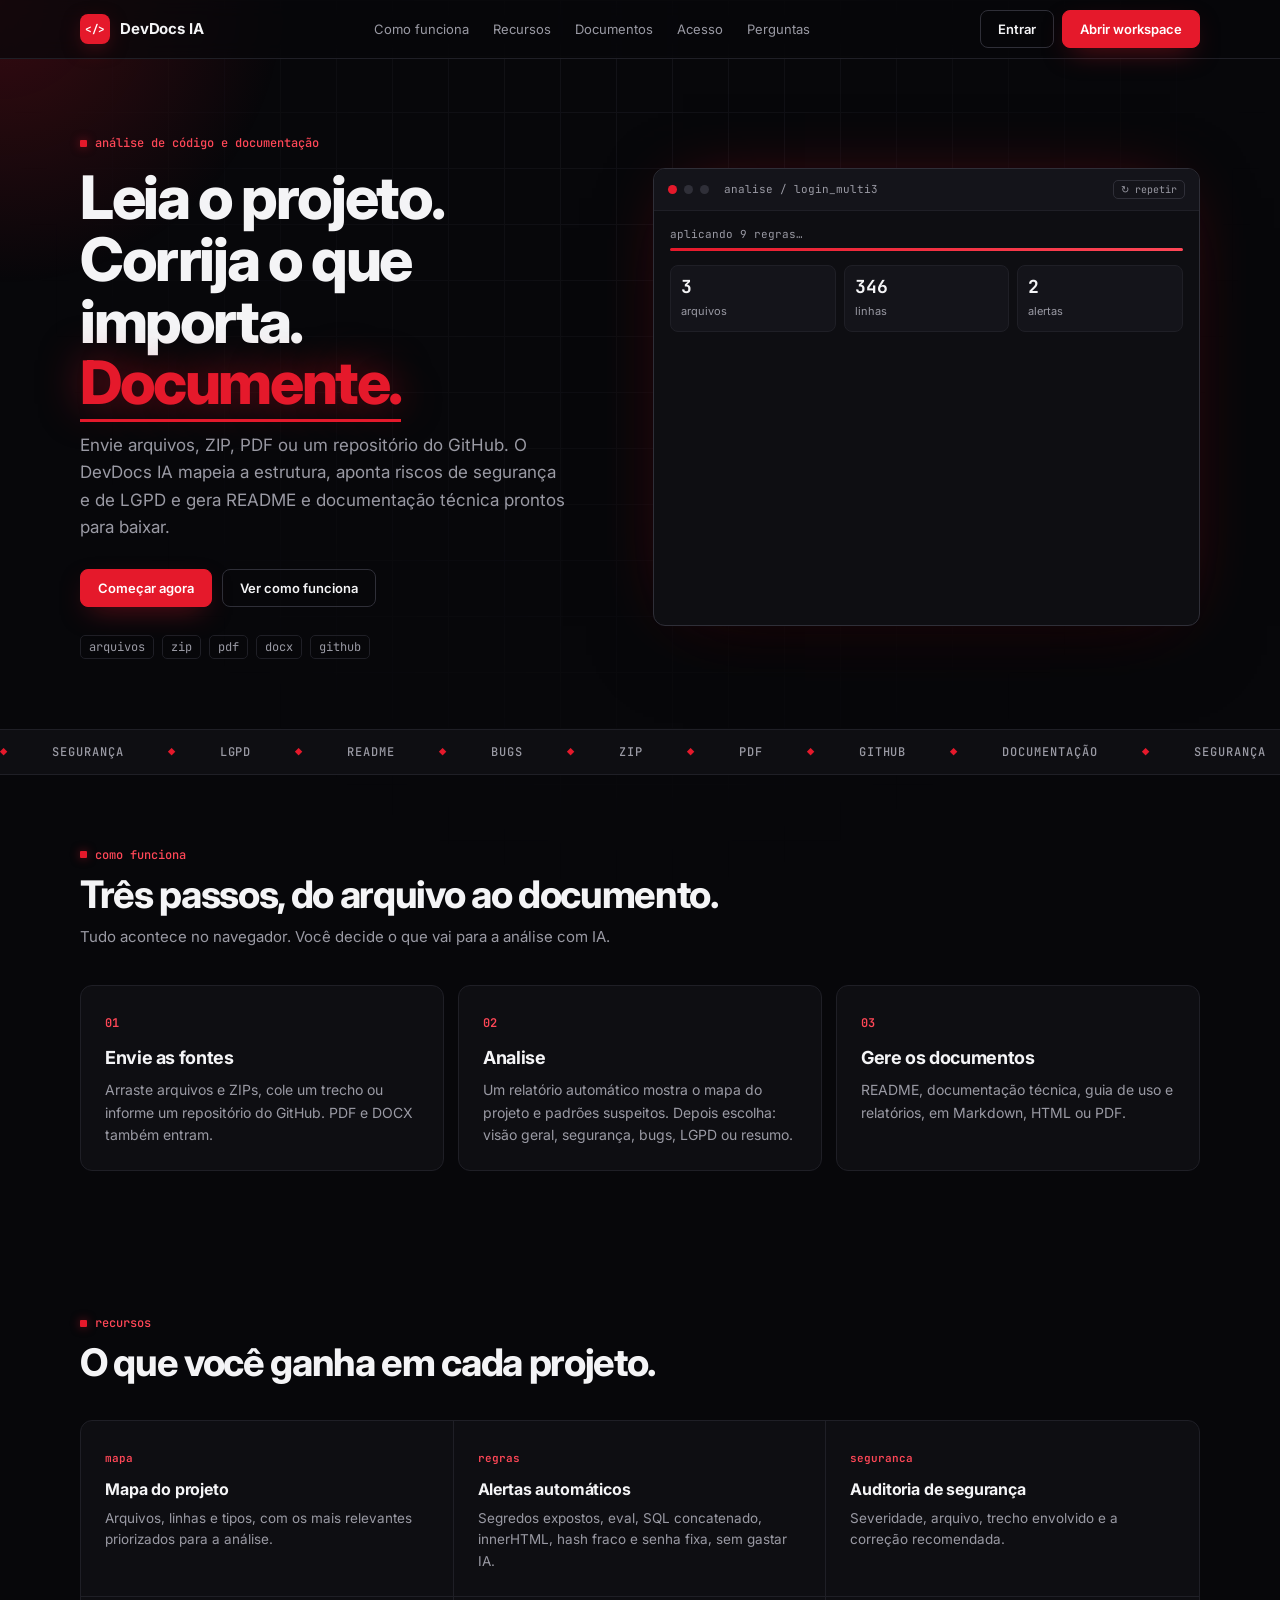
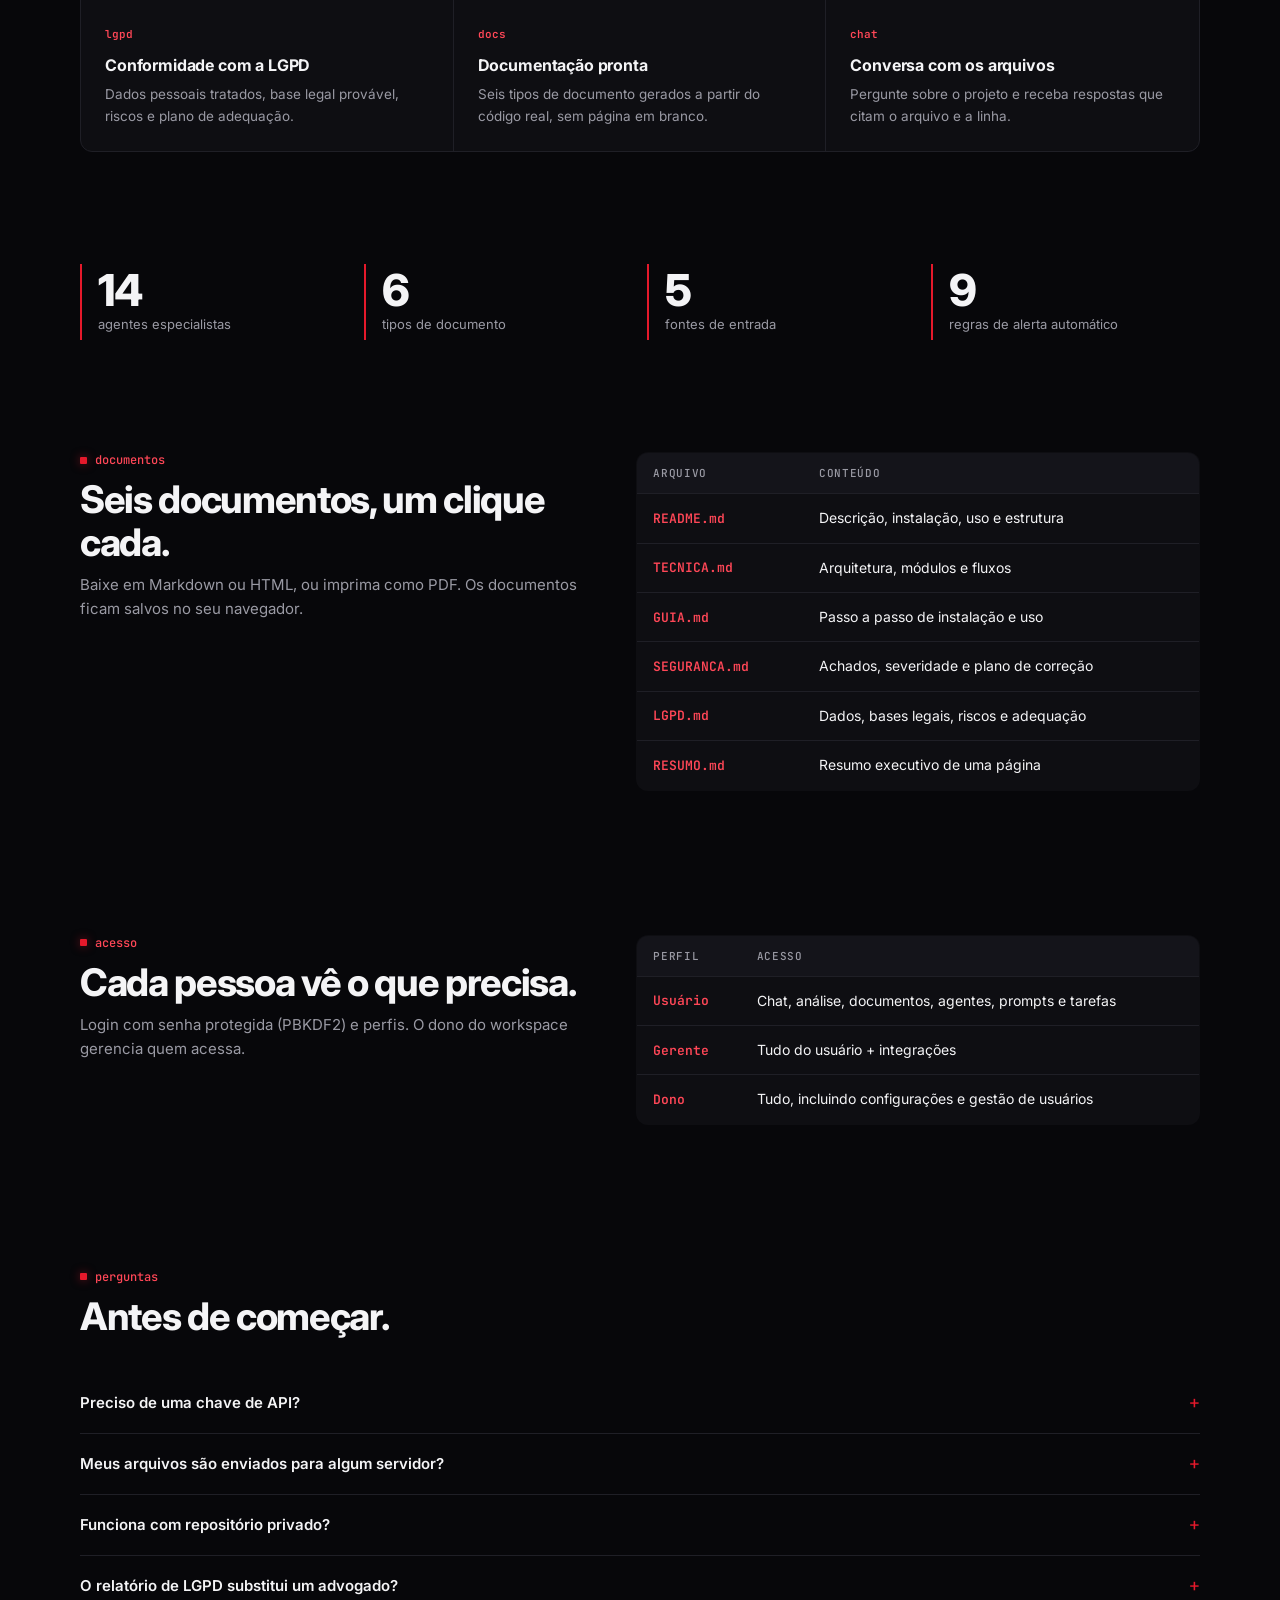
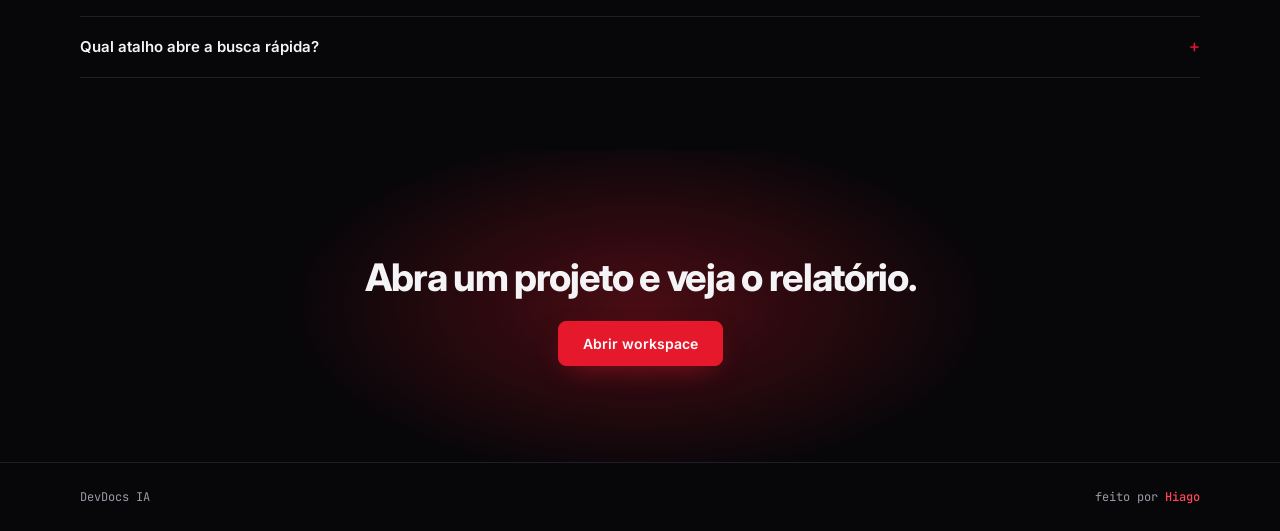
<file: chat-ia-groq-main/main/landing.html>
<!DOCTYPE html>
<html lang="pt-BR">
<head>
  <meta charset="UTF-8">
  <meta name="viewport" content="width=device-width, initial-scale=1.0">
  <title>DevDocs IA — análise de código e documentação</title>
  <meta name="description" content="Envie arquivos, ZIP, PDF ou um repositório do GitHub. O DevDocs IA mapeia o projeto, aponta riscos de segurança e LGPD e gera a documentação.">
  <link href="https://fonts.googleapis.com/css2?family=Inter:wght@400;500;600;700;800&family=JetBrains+Mono:wght@400;500;600&display=swap" rel="stylesheet">
  <style>
    :root { --bg:#07070a; --surface:#0e0e12; --soft:#14141a; --ink:#f4f4f6; --muted:#9a9aa4; --line:#1f1f26; --strong:#2f2f38; --red:#e5192b; --red2:#ff4757; --glow:rgba(229,25,43,.5); --mono:"JetBrains Mono",ui-monospace,Menlo,Consolas,monospace; --ease:cubic-bezier(.2,.7,.2,1); }
    * { box-sizing:border-box; } html { scroll-behavior:smooth; }
    body { margin:0; background:var(--bg); color:var(--ink); font:15px/1.6 "Inter",system-ui,sans-serif; -webkit-font-smoothing:antialiased; overflow-x:hidden; }
    ::selection { background:var(--red); color:#fff; } a { color:inherit; text-decoration:none; } .wrap { width:min(1120px,100% - 40px); margin:0 auto; position:relative; z-index:1; }
    #prog { position:fixed; top:0; left:0; height:2px; width:0; background:linear-gradient(90deg,var(--red),var(--red2)); z-index:50; box-shadow:0 0 12px var(--glow); }
    .bg { position:fixed; inset:0; z-index:0; pointer-events:none; background:linear-gradient(var(--line) 1px,transparent 1px) 0 0/56px 56px,linear-gradient(90deg,var(--line) 1px,transparent 1px) 0 0/56px 56px; opacity:.5; -webkit-mask-image:radial-gradient(ellipse at 50% 0,#000 5%,transparent 70%); mask-image:radial-gradient(ellipse at 50% 0,#000 5%,transparent 70%); }
    .orb { position:fixed; width:620px; height:620px; left:0; top:0; margin:-310px 0 0 -310px; border-radius:50%; background:radial-gradient(circle,rgba(229,25,43,.22),transparent 65%); pointer-events:none; z-index:0; transition:transform .25s ease-out; will-change:transform; }
    header { position:sticky; top:0; z-index:40; background:rgba(7,7,10,.72); backdrop-filter:blur(10px); border-bottom:1px solid var(--line); transition:background .3s; }
    .bar { display:flex; align-items:center; justify-content:space-between; height:58px; gap:16px; }
    .logo { display:flex; align-items:center; gap:10px; font-weight:700; letter-spacing:-.01em; }
    .mark { width:30px; height:30px; display:grid; place-items:center; border-radius:8px; background:var(--red); color:#fff; font:700 11px var(--mono); letter-spacing:-.05em; box-shadow:0 6px 22px -6px var(--glow); animation:pulse 3.2s ease-in-out infinite; transition:transform .4s var(--ease); } .logo:hover .mark { transform:rotate(-8deg) scale(1.1); }
    @keyframes pulse { 50% { box-shadow:0 6px 30px 0 var(--glow); } }
    nav { display:flex; gap:24px; font-size:13px; color:var(--muted); } nav a { position:relative; transition:color .2s; } nav a::after { content:""; position:absolute; left:0; bottom:-6px; height:2px; width:0; background:var(--red); transition:width .25s var(--ease); } nav a:hover { color:var(--ink); } nav a:hover::after { width:100%; }
    .btn { position:relative; overflow:hidden; display:inline-flex; align-items:center; gap:8px; padding:10px 17px; border-radius:8px; font:600 13px "Inter",system-ui,sans-serif; border:1px solid var(--strong); background:transparent; color:var(--ink); cursor:pointer; transition:transform .2s var(--ease),border-color .2s,box-shadow .2s,background .2s; }
    .btn:hover { border-color:var(--red); transform:translateY(-1px); }
    .btn.primary { background:var(--red); border-color:var(--red); color:#fff; box-shadow:0 10px 28px -10px var(--glow); } .btn.primary:hover { background:var(--red2); box-shadow:0 14px 34px -10px var(--glow); }
    .btn.primary::after { content:""; position:absolute; top:0; left:-60%; width:40%; height:100%; background:linear-gradient(100deg,transparent,rgba(255,255,255,.35),transparent); transform:skewX(-20deg); transition:left .6s var(--ease); } .btn.primary:hover::after { left:130%; }
    .hero { display:grid; grid-template-columns:1fr 1.05fr; gap:52px; align-items:center; padding:76px 0 70px; }
    .eyebrow { font:500 12px var(--mono); color:var(--red2); display:flex; align-items:center; gap:8px; } .eyebrow i { width:7px; height:7px; background:var(--red); border-radius:1px; box-shadow:0 0 10px var(--glow); animation:blink 1.4s steps(2) infinite; } @keyframes blink { 50% { opacity:.2; } }
    h1 { margin:16px 0 18px; font-size:clamp(36px,5vw,60px); line-height:1.03; letter-spacing:-.04em; font-weight:800; }
    h1 em { font-style:normal; color:var(--red); position:relative; white-space:nowrap; text-shadow:0 0 40px var(--glow); } h1 em::after { content:""; position:absolute; left:0; bottom:-4px; height:3px; width:100%; background:var(--red); transform-origin:left; animation:underline 1.1s .5s var(--ease) both; } @keyframes underline { from { transform:scaleX(0); } }
    .lead { color:var(--muted); font-size:17px; max-width:490px; margin:0 0 28px; } .cta { display:flex; gap:10px; flex-wrap:wrap; }
    .sources { margin-top:28px; font:12px var(--mono); color:var(--muted); display:flex; gap:8px; flex-wrap:wrap; } .sources span { border:1px solid var(--line); border-radius:5px; padding:3px 8px; transition:.2s; } .sources span:hover { border-color:var(--red); color:var(--ink); }
    .tilt { perspective:1200px; } .win { background:var(--surface); border:1px solid var(--strong); border-radius:12px; overflow:hidden; box-shadow:0 30px 80px -30px rgba(0,0,0,.9),0 0 70px -30px var(--glow); transition:transform .2s ease-out; transform-style:preserve-3d; }
    .win-bar { display:flex; align-items:center; gap:7px; padding:11px 14px; border-bottom:1px solid var(--line); background:var(--soft); font:11px var(--mono); color:var(--muted); } .win-bar i { width:9px; height:9px; border-radius:50%; background:var(--strong); } .win-bar i:first-child { background:var(--red); } .win-bar span { margin-left:8px; } .win-bar button { margin-left:auto; background:none; border:1px solid var(--strong); color:var(--muted); border-radius:5px; font:10px var(--mono); padding:2px 7px; cursor:pointer; } .win-bar button:hover { color:#fff; border-color:var(--red); }
    .win-body { padding:16px; min-height:360px; } .scan { margin-bottom:14px; font:11px var(--mono); color:var(--muted); } .scan .track { height:3px; background:var(--line); border-radius:3px; margin-top:7px; overflow:hidden; } .scan .fill { height:100%; width:0; background:linear-gradient(90deg,var(--red),var(--red2)); box-shadow:0 0 10px var(--glow); transition:width 1.2s var(--ease); }
    .stats { display:grid; grid-template-columns:repeat(3,1fr); gap:8px; margin-bottom:12px; } .stats div { border:1px solid var(--line); border-radius:8px; padding:9px 10px; background:var(--soft); } .stats b { display:block; font:700 18px var(--mono); } .stats small { color:var(--muted); font-size:11px; }
    .find { display:grid; grid-template-columns:auto 1fr; gap:10px; padding:10px 0; border-top:1px solid var(--line); font-size:12.5px; opacity:0; transform:translateX(-10px); transition:.5s var(--ease); } .find.in { opacity:1; transform:none; } .find strong { display:block; font-weight:600; } .find small { color:var(--muted); font:11px var(--mono); }
    .chip { font:700 10px var(--mono); padding:3px 7px; border-radius:4px; letter-spacing:.03em; align-self:start; } .hi { background:rgba(229,25,43,.2); color:#ff6b78; } .ia { background:rgba(255,255,255,.09); color:#d4d4da; } .md { background:rgba(240,170,60,.16); color:#f0c56a; }
    pre.snip { margin:12px 0 0; padding:12px; border-radius:8px; background:#040405; border:1px solid var(--line); font:11.5px/1.7 var(--mono); color:#e6e6ea; overflow:auto; opacity:0; transition:opacity .5s; min-height:70px; } pre.snip.in { opacity:1; } .snip .c { color:#7a7a85; } .snip .g { color:#6fd48f; } .snip .r { color:#ff6b78; }
    .marq { border-block:1px solid var(--line); overflow:hidden; background:var(--surface); position:relative; z-index:1; } .marq div { display:flex; gap:44px; width:max-content; padding:14px 0; font:500 12px var(--mono); color:var(--muted); animation:marq 32s linear infinite; text-transform:uppercase; letter-spacing:.08em; } .marq b { color:var(--red); font-weight:500; margin-right:44px; } @keyframes marq { to { transform:translateX(-50%); } } .marq:hover div { animation-play-state:paused; }
    section { padding:72px 0; position:relative; } .sec-head { max-width:640px; margin-bottom:36px; } h2 { margin:10px 0 10px; font-size:clamp(26px,3.2vw,38px); line-height:1.12; letter-spacing:-.035em; font-weight:750; } .sec-head p { color:var(--muted); margin:0; }
    .rv { opacity:0; transform:translateY(24px); transition:opacity .7s var(--ease),transform .7s var(--ease); } .rv.in { opacity:1; transform:none; } .d1 { transition-delay:.08s; } .d2 { transition-delay:.16s; } .d3 { transition-delay:.24s; }
    .steps { display:grid; grid-template-columns:repeat(3,1fr); gap:14px; } .card { position:relative; overflow:hidden; background:var(--surface); border:1px solid var(--line); border-radius:12px; padding:24px; transition:border-color .3s,transform .3s var(--ease); } .card:hover { border-color:var(--red); transform:translateY(-4px); }
    .card::before,.cell::before { content:""; position:absolute; inset:0; pointer-events:none; opacity:0; transition:opacity .3s; background:radial-gradient(280px circle at var(--mx,50%) var(--my,50%),rgba(229,25,43,.16),transparent 70%); } .card:hover::before,.cell:hover::before { opacity:1; }
    .card .n { font:600 12px var(--mono); color:var(--red2); } .card h3 { margin:10px 0 6px; font-size:18px; letter-spacing:-.02em; } .card p { margin:0; color:var(--muted); font-size:14px; position:relative; }
    .grid { display:grid; grid-template-columns:repeat(3,1fr); border:1px solid var(--line); border-radius:12px; overflow:hidden; background:var(--surface); }
    .cell { position:relative; overflow:hidden; padding:24px; border-right:1px solid var(--line); border-bottom:1px solid var(--line); transition:background .3s; } .cell:nth-child(3n) { border-right:0; } .cell:nth-last-child(-n+3) { border-bottom:0; }
    .cell code { font:600 11px var(--mono); color:var(--red2); } .cell h3 { margin:8px 0 5px; font-size:16px; letter-spacing:-.01em; position:relative; } .cell p { margin:0; color:var(--muted); font-size:13.5px; position:relative; }
    .nums { display:grid; grid-template-columns:repeat(4,1fr); gap:14px; } .num { border-left:2px solid var(--red); padding:4px 0 4px 16px; } .num b { display:block; font:800 44px/1 "Inter",sans-serif; letter-spacing:-.04em; } .num span { color:var(--muted); font-size:13px; }
    table { width:100%; border-collapse:collapse; background:var(--surface); border:1px solid var(--line); border-radius:12px; overflow:hidden; font-size:14px; } th,td { text-align:left; padding:13px 16px; border-bottom:1px solid var(--line); } tr:last-child td { border-bottom:0; } tbody tr { transition:background .2s; } tbody tr:hover { background:rgba(229,25,43,.07); } th { font:500 11px var(--mono); color:var(--muted); background:var(--soft); text-transform:uppercase; letter-spacing:.06em; } td:first-child { font:600 13px var(--mono); color:var(--red2); }
    .two { display:grid; grid-template-columns:1fr 1.1fr; gap:44px; align-items:start; } .two .sec-head { margin:0; }
    details { border-bottom:1px solid var(--line); padding:18px 0; } summary { cursor:pointer; font-weight:600; list-style:none; display:flex; justify-content:space-between; transition:color .2s; } summary:hover { color:var(--red2); } summary::after { content:"+"; font:400 18px var(--mono); color:var(--red); transition:transform .3s var(--ease); } details[open] summary::after { transform:rotate(45deg); } details p { margin:10px 0 0; color:var(--muted); max-width:640px; animation:fade .4s var(--ease); } @keyframes fade { from { opacity:0; transform:translateY(-6px); } }
    .final { text-align:center; padding:96px 0; overflow:hidden; } .final::before { content:""; position:absolute; left:50%; top:50%; width:720px; height:360px; transform:translate(-50%,-50%); background:radial-gradient(ellipse,rgba(229,25,43,.3),transparent 70%); pointer-events:none; } .final h2 { margin-bottom:22px; position:relative; } .final .btn { position:relative; padding:13px 24px; font-size:14px; }
    footer { border-top:1px solid var(--line); padding:26px 0; color:var(--muted); font:12px var(--mono); position:relative; z-index:1; } footer .wrap { display:flex; justify-content:space-between; gap:12px; flex-wrap:wrap; } footer b { color:var(--red2); font-weight:500; }
    @media (max-width:880px) { .hero,.two { grid-template-columns:1fr; } .steps,.grid { grid-template-columns:1fr; } .nums { grid-template-columns:1fr 1fr; } .cell { border-right:0 !important; border-bottom:1px solid var(--line) !important; } .cell:last-child { border-bottom:0 !important; } nav { display:none; } .hero { padding:46px 0; } }
    @media (prefers-reduced-motion:reduce) { *,*::before,*::after { animation:none !important; transition:none !important; } .rv,.find,pre.snip { opacity:1 !important; transform:none !important; } }
  </style>
</head>
<body>
  <div id="prog"></div><div class="bg"></div><div class="orb" id="orb"></div>
  <header><div class="wrap bar">
    <a class="logo" href="#"><span class="mark">&lt;/&gt;</span> DevDocs IA</a>
    <nav><a href="#como">Como funciona</a><a href="#recursos">Recursos</a><a href="#documentos">Documentos</a><a href="#perfis">Acesso</a><a href="#faq">Perguntas</a></nav>
    <div style="display:flex;gap:8px"><a class="btn" href="login.html">Entrar</a><a class="btn primary" href="login.html">Abrir workspace</a></div>
  </div></header>

  <main>
    <div class="wrap hero">
      <div>
        <div class="eyebrow"><i></i> análise de código e documentação</div>
        <h1>Leia o projeto. Corrija o que importa. <em>Documente.</em></h1>
        <p class="lead">Envie arquivos, ZIP, PDF ou um repositório do GitHub. O DevDocs IA mapeia a estrutura, aponta riscos de segurança e de LGPD e gera README e documentação técnica prontos para baixar.</p>
        <div class="cta"><a class="btn primary magnet" href="login.html">Começar agora</a><a class="btn" href="#como">Ver como funciona</a></div>
        <div class="sources"><span>arquivos</span><span>zip</span><span>pdf</span><span>docx</span><span>github</span></div>
      </div>
      <div class="tilt" id="tilt">
        <div class="win" id="win" aria-label="Exemplo de análise">
          <div class="win-bar"><i></i><i></i><i></i><span>analise / login_multi3</span><button id="replay" type="button">↻ repetir</button></div>
          <div class="win-body">
            <div class="scan"><span id="scanTxt">aguardando…</span><div class="track"><div class="fill" id="fill"></div></div></div>
            <div class="stats"><div><b data-to="3">0</b><small>arquivos</small></div><div><b data-to="384">0</b><small>linhas</small></div><div><b data-to="2">0</b><small>alertas</small></div></div>
            <div class="find"><span class="chip hi">ALTA</span><div><strong>Verificação de senha compara o hash com ele mesmo</strong><small>index.php</small></div></div>
            <div class="find"><span class="chip md">MÉDIA</span><div><strong>Senha fixa no código</strong><small>connection.php:4</small></div></div>
            <div class="find"><span class="chip ia">IA</span><div><strong>Perfil escolhido pelo próprio usuário no cadastro</strong><small>register.php</small></div></div>
            <pre class="snip" id="snip"></pre>
          </div>
        </div>
      </div>
    </div>

    <div class="marq" aria-hidden="true"><div><span><b>◆</b>segurança</span><span><b>◆</b>lgpd</span><span><b>◆</b>readme</span><span><b>◆</b>bugs</span><span><b>◆</b>zip</span><span><b>◆</b>pdf</span><span><b>◆</b>github</span><span><b>◆</b>documentação</span><span><b>◆</b>segurança</span><span><b>◆</b>lgpd</span><span><b>◆</b>readme</span><span><b>◆</b>bugs</span><span><b>◆</b>zip</span><span><b>◆</b>pdf</span><span><b>◆</b>github</span><span><b>◆</b>documentação</span></div></div>

    <section id="como"><div class="wrap">
      <div class="sec-head rv"><div class="eyebrow"><i></i> como funciona</div><h2>Três passos, do arquivo ao documento.</h2><p>Tudo acontece no navegador. Você decide o que vai para a análise com IA.</p></div>
      <div class="steps">
        <div class="card rv"><span class="n">01</span><h3>Envie as fontes</h3><p>Arraste arquivos e ZIPs, cole um trecho ou informe um repositório do GitHub. PDF e DOCX também entram.</p></div>
        <div class="card rv d1"><span class="n">02</span><h3>Analise</h3><p>Um relatório automático mostra o mapa do projeto e padrões suspeitos. Depois escolha: visão geral, segurança, bugs, LGPD ou resumo.</p></div>
        <div class="card rv d2"><span class="n">03</span><h3>Gere os documentos</h3><p>README, documentação técnica, guia de uso e relatórios, em Markdown, HTML ou PDF.</p></div>
      </div>
    </div></section>

    <section id="recursos"><div class="wrap">
      <div class="sec-head rv"><div class="eyebrow"><i></i> recursos</div><h2>O que você ganha em cada projeto.</h2></div>
      <div class="grid rv">
        <div class="cell"><code>mapa</code><h3>Mapa do projeto</h3><p>Arquivos, linhas e tipos, com os mais relevantes priorizados para a análise.</p></div>
        <div class="cell"><code>regras</code><h3>Alertas automáticos</h3><p>Segredos expostos, eval, SQL concatenado, innerHTML, hash fraco e senha fixa, sem gastar IA.</p></div>
        <div class="cell"><code>seguranca</code><h3>Auditoria de segurança</h3><p>Severidade, arquivo, trecho envolvido e a correção recomendada.</p></div>
        <div class="cell"><code>lgpd</code><h3>Conformidade com a LGPD</h3><p>Dados pessoais tratados, base legal provável, riscos e plano de adequação.</p></div>
        <div class="cell"><code>docs</code><h3>Documentação pronta</h3><p>Seis tipos de documento gerados a partir do código real, sem página em branco.</p></div>
        <div class="cell"><code>chat</code><h3>Conversa com os arquivos</h3><p>Pergunte sobre o projeto e receba respostas que citam o arquivo e a linha.</p></div>
      </div>
    </div></section>

    <section style="padding:40px 0"><div class="wrap"><div class="nums">
      <div class="num rv"><b data-to="14">0</b><span>agentes especialistas</span></div>
      <div class="num rv d1"><b data-to="6">0</b><span>tipos de documento</span></div>
      <div class="num rv d2"><b data-to="5">0</b><span>fontes de entrada</span></div>
      <div class="num rv d3"><b data-to="9">0</b><span>regras de alerta automático</span></div>
    </div></div></section>

    <section id="documentos"><div class="wrap two">
      <div class="sec-head rv"><div class="eyebrow"><i></i> documentos</div><h2>Seis documentos, um clique cada.</h2><p>Baixe em Markdown ou HTML, ou imprima como PDF. Os documentos ficam salvos no seu navegador.</p></div>
      <table class="rv d1"><thead><tr><th>Arquivo</th><th>Conteúdo</th></tr></thead><tbody>
        <tr><td>README.md</td><td>Descrição, instalação, uso e estrutura</td></tr>
        <tr><td>TECNICA.md</td><td>Arquitetura, módulos e fluxos</td></tr>
        <tr><td>GUIA.md</td><td>Passo a passo de instalação e uso</td></tr>
        <tr><td>SEGURANCA.md</td><td>Achados, severidade e plano de correção</td></tr>
        <tr><td>LGPD.md</td><td>Dados, bases legais, riscos e adequação</td></tr>
        <tr><td>RESUMO.md</td><td>Resumo executivo de uma página</td></tr>
      </tbody></table>
    </div></section>

    <section id="perfis"><div class="wrap two">
      <div class="sec-head rv"><div class="eyebrow"><i></i> acesso</div><h2>Cada pessoa vê o que precisa.</h2><p>Login com senha protegida (PBKDF2) e perfis. O dono do workspace gerencia quem acessa.</p></div>
      <table class="rv d1"><thead><tr><th>Perfil</th><th>Acesso</th></tr></thead><tbody>
        <tr><td>Usuário</td><td>Chat, análise, documentos, agentes, prompts e tarefas</td></tr>
        <tr><td>Gerente</td><td>Tudo do usuário + integrações</td></tr>
        <tr><td>Dono</td><td>Tudo, incluindo configurações e gestão de usuários</td></tr>
      </tbody></table>
    </div></section>

    <section id="faq"><div class="wrap">
      <div class="sec-head rv"><div class="eyebrow"><i></i> perguntas</div><h2>Antes de começar.</h2></div>
      <details><summary>Preciso de uma chave de API?</summary><p>Sim. A análise com IA usa a API da Groq, que tem plano gratuito. Você cola a chave no workspace e ela fica só no seu navegador.</p></details>
      <details><summary>Meus arquivos são enviados para algum servidor?</summary><p>A leitura e os alertas automáticos acontecem no navegador. Quando você pede uma análise com IA, apenas o trecho selecionado é enviado à Groq. Evite arquivos com segredos ou dados pessoais reais.</p></details>
      <details><summary>Funciona com repositório privado?</summary><p>Sim, com um token do GitHub de leitura configurado em Integrações. Repositórios públicos funcionam sem token.</p></details>
      <details><summary>O relatório de LGPD substitui um advogado?</summary><p>Não. Ele aponta riscos e lacunas para você levar a uma revisão jurídica.</p></details>
      <details><summary>Qual atalho abre a busca rápida?</summary><p>Ctrl+K (ou ⌘K no Mac) abre a paleta de comandos dentro do workspace para ir a qualquer aba.</p></details>
    </div></section>

    <section class="final"><div class="wrap"><h2 class="rv">Abra um projeto e veja o relatório.</h2><a class="btn primary magnet rv d1" href="login.html">Abrir workspace</a></div></section>
  </main>
  <footer><div class="wrap"><span>DevDocs IA</span><span>feito por <b>Hiago</b></span></div></footer>

  <script>
    const reduce = matchMedia('(prefers-reduced-motion: reduce)').matches;
    const $ = (s, r) => (r || document).querySelector(s), $$ = (s, r) => [...(r || document).querySelectorAll(s)];
    // barra de progresso de rolagem + orbe que segue o mouse
    addEventListener('scroll', () => { const h = document.documentElement; $('#prog').style.width = (h.scrollTop / (h.scrollHeight - h.clientHeight) * 100) + '%'; }, { passive: true });
    addEventListener('mousemove', (e) => { $('#orb').style.transform = `translate(${e.clientX}px,${e.clientY}px)`; }, { passive: true });
    // brilho nos cartões
    $$('.card,.cell').forEach((el) => el.addEventListener('mousemove', (e) => { const r = el.getBoundingClientRect(); el.style.setProperty('--mx', e.clientX - r.left + 'px'); el.style.setProperty('--my', e.clientY - r.top + 'px'); }));
    // botões magnéticos
    if (!reduce) $$('.magnet').forEach((b) => { b.addEventListener('mousemove', (e) => { const r = b.getBoundingClientRect(); b.style.transform = `translate(${(e.clientX - r.left - r.width / 2) * .18}px,${(e.clientY - r.top - r.height / 2) * .3}px)`; }); b.addEventListener('mouseleave', () => (b.style.transform = '')); });
    // inclinação da janela
    const tilt = $('#tilt'), win = $('#win');
    if (!reduce) { tilt.addEventListener('mousemove', (e) => { const r = tilt.getBoundingClientRect(), x = (e.clientX - r.left) / r.width - .5, y = (e.clientY - r.top) / r.height - .5; win.style.transform = `rotateY(${x * 7}deg) rotateX(${-y * 7}deg)`; }); tilt.addEventListener('mouseleave', () => (win.style.transform = '')); }
    // contadores
    function count(el) { const to = +el.dataset.to; if (reduce) { el.textContent = to; return; } const t0 = performance.now(); (function tick(n) { const p = Math.min(1, (n - t0) / 900); el.textContent = Math.round(to * (1 - Math.pow(1 - p, 3))).toLocaleString('pt-BR'); if (p < 1) requestAnimationFrame(tick); })(t0); }
    // aparecer ao rolar
    const io = new IntersectionObserver((es) => es.forEach((e) => { if (e.isIntersecting) { e.target.classList.add('in'); $$('[data-to]', e.target).forEach(count); if (e.target.matches('[data-to]')) count(e.target); io.unobserve(e.target); } }), { threshold: .15 });
    $$('.rv').forEach((el) => io.observe(el));
    // simulação da análise
    const sleep = (ms) => new Promise((r) => setTimeout(r, ms));
    let run = 0;
    async function demo() {
      const id = ++run, ok = () => id === run;
      $$('.find').forEach((f) => f.classList.remove('in')); $('#snip').classList.remove('in'); $('#snip').innerHTML = ''; $('#fill').style.width = '0';
      $$('.stats b').forEach((b) => (b.textContent = '0'));
      if (reduce) { $('#fill').style.width = '100%'; $('#scanTxt').textContent = 'análise concluída'; $$('.stats b').forEach(count); $$('.find').forEach((f) => f.classList.add('in')); $('#snip').classList.add('in'); $('#snip').innerHTML = '<span class="c">// correção sugerida em index.php</span>\n<span class="r">- password_verify($password, $hash)</span>\n<span class="g">+ password_verify($password, $dbpassword)</span>'; return; }
      $('#scanTxt').textContent = 'lendo 3 arquivos…'; await sleep(250); if (!ok()) return; $('#fill').style.width = '100%';
      await sleep(700); if (!ok()) return; $('#scanTxt').textContent = 'aplicando 9 regras…'; $$('.stats b').forEach(count);
      await sleep(600); if (!ok()) return; $('#scanTxt').textContent = 'análise concluída · 2 alertas + 1 sugestão da IA';
      for (const f of $$('.find')) { await sleep(420); if (!ok()) return; f.classList.add('in'); }
      await sleep(400); if (!ok()) return; const sn = $('#snip'); sn.classList.add('in');
      const lines = ['<span class="c">// correção sugerida em index.php</span>', '<span class="r">- password_verify($password, $hash)</span>', '<span class="g">+ password_verify($password, $dbpassword)</span>'];
      sn.innerHTML = ''; for (const l of lines) { sn.innerHTML += (sn.innerHTML ? '\n' : '') + l; await sleep(380); if (!ok()) return; }
    }
    $('#replay').addEventListener('click', demo);
    setTimeout(demo, 500);
  </script>
</body>
</html>
</file>
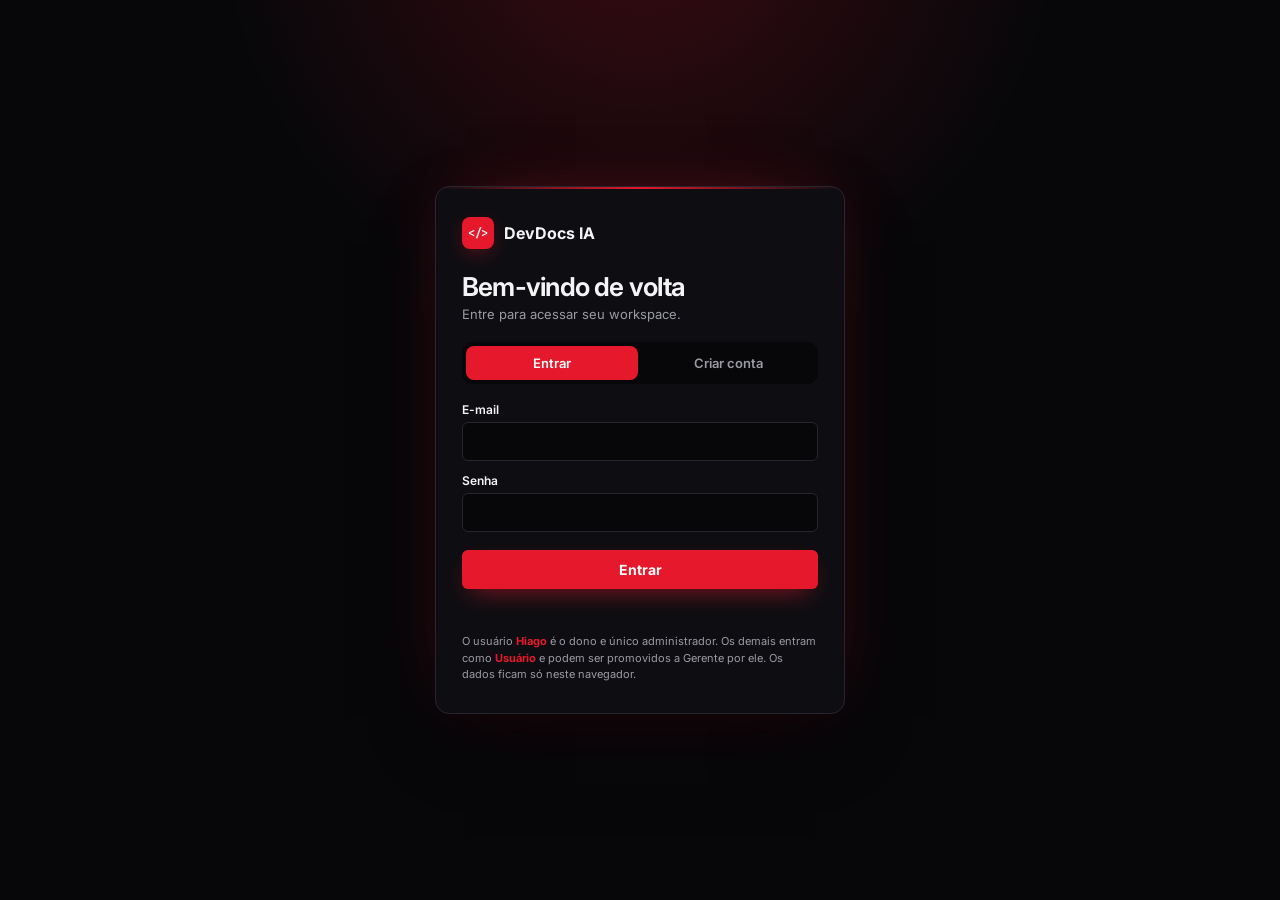
<file: chat-ia-groq-main/main/login.html>
<!DOCTYPE html>
<html lang="pt-BR">
<head>
  <meta charset="UTF-8">
  <meta name="viewport" content="width=device-width, initial-scale=1.0">
  <title>Entrar – DevDocs IA</title>
  <link href="https://fonts.googleapis.com/css2?family=Inter:wght@400;500;600;700&family=JetBrains+Mono:wght@500;600&display=swap" rel="stylesheet">
  <style>
    :root { --bg:#07070a; --surface:#0e0e12; --ink:#f4f4f6; --muted:#9a9aa4; --line:#26262e; --brand:#e5192b; --brand-soft:rgba(229,25,43,.14); --err:#ff6b78; }
    
    * { box-sizing:border-box; } body { margin:0; min-height:100vh; display:grid; place-items:center; padding:20px; background:radial-gradient(700px circle at 50% -10%,rgba(229,25,43,.22),transparent 60%),var(--bg); color:var(--ink); font-family:"Inter",sans-serif; }
    .card { width:100%; max-width:410px; background:var(--surface); border:1px solid var(--line); border-radius:14px; padding:30px 26px; box-shadow:0 30px 80px -30px #000,0 0 70px -34px rgba(229,25,43,.7); position:relative; overflow:hidden; animation:rise .6s cubic-bezier(.2,.7,.2,1) both; }
    .brand { display:flex; align-items:center; gap:10px; margin-bottom:22px; } .mark { width:32px; height:32px; display:grid; place-items:center; border-radius:8px; background:var(--brand); color:#fff; box-shadow:0 6px 22px -6px rgba(229,25,43,.6); font:600 12px "JetBrains Mono",monospace; letter-spacing:-.05em; }
    h1 { font-weight:650; letter-spacing:-.03em; font-size:26px; margin:0 0 4px; } p.sub { margin:0 0 20px; color:var(--muted); font-size:13px; }
    .tabs { display:grid; grid-template-columns:1fr 1fr; gap:4px; padding:4px; background:var(--bg); border-radius:11px; margin-bottom:18px; }
    .tabs button { border:0; padding:9px; border-radius:8px; background:transparent; color:var(--muted); font:600 13px "Inter",system-ui,sans-serif; cursor:pointer; } .tabs button.on { background:var(--surface); color:var(--ink); box-shadow:0 1px 3px rgba(0,0,0,.1); }
    label { display:block; font-size:12px; font-weight:600; margin:12px 0 5px; } input { width:100%; padding:10px 12px; border:1px solid var(--line); border-radius:6px; background:var(--bg); color:var(--ink); font:14px "Inter",system-ui,sans-serif; outline:0; } input:focus { border-color:var(--ink); box-shadow:0 0 0 3px var(--brand-soft); } 
    .go { width:100%; margin-top:18px; padding:11px; border:0; border-radius:6px; background:var(--brand); color:#fff; font:700 14px "Inter",system-ui,sans-serif; cursor:pointer; } .go:disabled { opacity:.6; cursor:wait; }
    .err { min-height:18px; margin-top:12px; color:var(--err); font-size:12px; } .hint { margin-top:14px; color:var(--muted); font-size:11px; line-height:1.5; } .hidden { display:none; }
    .card::before { content:""; position:absolute; top:0; left:0; right:0; height:2px; background:linear-gradient(90deg,transparent,var(--brand),transparent); animation:sweep 3s ease-in-out infinite; }
    @keyframes sweep { 0%,100% { transform:translateX(-60%); opacity:.4; } 50% { transform:translateX(60%); opacity:1; } }
    @keyframes rise { from { opacity:0; transform:translateY(16px); } }
    .go { position:relative; overflow:hidden; box-shadow:0 10px 26px -10px rgba(229,25,43,.7); transition:transform .2s, background .2s; } .go:hover:not(:disabled) { transform:translateY(-1px); } .go:active { transform:scale(.98); }
    .go::after { content:""; position:absolute; top:0; left:-60%; width:40%; height:100%; background:linear-gradient(100deg,transparent,rgba(255,255,255,.35),transparent); transform:skewX(-20deg); transition:left .6s; } .go:hover::after { left:130%; }
    .tabs button { transition:.2s; } .tabs button.on { background:var(--brand); color:#fff; box-shadow:none; }
    input { transition:border-color .2s, box-shadow .2s; } .hint b { color:var(--brand); }
    #nameWrap,#confirmWrap { animation:rise .35s cubic-bezier(.2,.7,.2,1); }
  </style>
</head>
<body>
  <main class="card">
    <div class="brand"><div class="mark">&lt;/&gt;</div><strong>DevDocs IA</strong></div>
    <h1 id="title">Bem-vindo de volta</h1>
    <p class="sub" id="sub">Entre para acessar seu workspace.</p>
    <div class="tabs"><button id="tabLogin" class="on" type="button">Entrar</button><button id="tabRegister" type="button">Criar conta</button></div>
    <form id="form" autocomplete="on">
      <div id="nameWrap" class="hidden"><label for="username">Nome de usuário</label><input id="username" autocomplete="username" maxlength="20"></div>
      <label for="email">E-mail</label><input id="email" type="email" autocomplete="email">
      <label for="password">Senha</label><input id="password" type="password" autocomplete="current-password">
      <div id="confirmWrap" class="hidden"><label for="confirm">Confirmar senha</label><input id="confirm" type="password" autocomplete="new-password"></div>
      <button class="go" id="go" type="submit">Entrar</button>
      <div class="err" id="err" role="alert"></div>
    </form>
    <div class="hint" id="hint">O usuário <b>Hiago</b> é o dono e único administrador. Os demais entram como <b>Usuário</b> e podem ser promovidos a Gerente por ele. Os dados ficam só neste navegador.</div>
  </main>
  <script src="auth.js"></script>
  <script>
    if (OrbitAuth.current()) location.replace('index.html');
    let mode = 'login';
    const $ = (s) => document.querySelector(s);
    function setMode(m) {
      mode = m; const reg = m === 'register';
      $('#tabLogin').classList.toggle('on', !reg); $('#tabRegister').classList.toggle('on', reg);
      $('#nameWrap').classList.toggle('hidden', !reg); $('#confirmWrap').classList.toggle('hidden', !reg);
      $('#title').textContent = reg ? 'Criar sua conta' : 'Bem-vindo de volta';
      $('#sub').textContent = reg ? 'Leva menos de um minuto.' : 'Entre para acessar seu workspace.';
      $('#go').textContent = reg ? 'Criar conta' : 'Entrar'; $('#err').textContent = '';
      $('#password').autocomplete = reg ? 'new-password' : 'current-password';
    }
    $('#tabLogin').onclick = () => setMode('login'); $('#tabRegister').onclick = () => setMode('register');
    $('#form').addEventListener('submit', async (e) => {
      e.preventDefault(); $('#err').textContent = ''; $('#go').disabled = true;
      try {
        if (mode === 'register') {
          if ($('#password').value !== $('#confirm').value) throw new Error('As senhas não coincidem');
          await OrbitAuth.register({ username: $('#username').value, email: $('#email').value, password: $('#password').value });
        } else {
          await OrbitAuth.login({ email: $('#email').value, password: $('#password').value });
        }
        location.replace('index.html');
      } catch (err) { $('#err').textContent = err.message; $('#go').disabled = false; }
    });
  </script>
</body>
</html>
</file>
<file: chat-ia-groq-main/main/theme.css>
/* DevDocs IA — tema preto e vermelho, com micro-interações. */
:root {
  --bg:#f6f4f4; --surface:#ffffff; --surface-soft:#f1eeee; --ink:#141012; --muted:#6c6568;
  --line:#e6e0e1; --line-strong:#d3cbcd; --brand:#d7141f; --brand-dark:#a80f18; --brand-soft:#fdeceb;
  --green:#2f7d4f; --sidebar:#fbf9f9; --sidebar-soft:#f1eeee; --sidebar-muted:#6c6568;
  --shadow:0 1px 2px rgba(20,10,12,.06); --radius:10px; --glow:rgba(215,20,31,.28);
  --mono:"JetBrains Mono",ui-monospace,"SFMono-Regular",Menlo,Consolas,monospace; --ease:cubic-bezier(.2,.7,.2,1);
}
body.dark {
  --bg:#08080a; --surface:#101012; --surface-soft:#161619; --ink:#f4f4f5; --muted:#9b9ba3;
  --line:#212125; --line-strong:#313137; --brand:#e5192b; --brand-dark:#ff4757; --brand-soft:rgba(229,25,43,.13);
  --sidebar:#0b0b0d; --sidebar-soft:#17171a; --sidebar-muted:#9b9ba3; --shadow:none; --glow:rgba(229,25,43,.45);
}
body { font-family:"Inter",system-ui,sans-serif; font-size:14px; -webkit-font-smoothing:antialiased; transition:background .3s,color .3s; }
::selection { background:var(--brand); color:#fff; }
::-webkit-scrollbar { width:9px; height:9px; } ::-webkit-scrollbar-thumb { background:var(--line-strong); border-radius:9px; border:2px solid transparent; background-clip:content-box; } ::-webkit-scrollbar-thumb:hover { background:var(--brand); background-clip:content-box; }
.ic { width:16px; height:16px; flex:0 0 16px; stroke:currentColor; fill:none; stroke-width:1.75; stroke-linecap:round; stroke-linejoin:round; transition:transform .25s var(--ease); }

/* barra lateral */
.sidebar { color:var(--ink); background:var(--sidebar); border-right:1px solid var(--line); padding:14px 10px; overflow-y:auto; width:248px; flex-basis:248px; }
.brand { margin:2px 6px 16px; gap:10px; }
.brand-mark { width:32px; height:32px; border-radius:8px; background:var(--brand); color:#fff; font:700 12px var(--mono); letter-spacing:-.05em; box-shadow:0 0 0 1px rgba(255,255,255,.08) inset,0 6px 22px -6px var(--glow); animation:pulse 3.2s ease-in-out infinite; transition:transform .4s var(--ease); }
.brand:hover .brand-mark { transform:rotate(-8deg) scale(1.08); }
@keyframes pulse { 0%,100% { box-shadow:0 0 0 1px rgba(255,255,255,.08) inset,0 4px 16px -6px var(--glow); } 50% { box-shadow:0 0 0 1px rgba(255,255,255,.12) inset,0 6px 28px -2px var(--glow); } }
.brand strong { font-family:"Inter",sans-serif; font-size:14px; letter-spacing:-.01em; font-weight:700; } .brand small { font-size:11px; color:var(--muted); }
.new-chat { position:relative; overflow:hidden; border-radius:8px; background:var(--brand); color:#fff; box-shadow:0 8px 22px -10px var(--glow); padding:10px 12px; font-size:13px; font-weight:600; justify-content:flex-start; transition:transform .2s var(--ease),box-shadow .2s,background .2s; }
.new-chat:hover { background:var(--brand-dark); transform:translateY(-1px); box-shadow:0 12px 28px -10px var(--glow); }
.new-chat:active { transform:scale(.98); }
.sidebar-label { font:500 10px var(--mono); letter-spacing:.08em; color:var(--muted); margin:20px 8px 7px; }
.nav-item { border-radius:7px; padding:8px 10px; color:var(--muted); font-weight:500; font-size:13px; position:relative; transition:color .2s,background .2s,transform .2s var(--ease); }
.nav-item:hover { color:var(--ink); background:var(--sidebar-soft); transform:translateX(2px); } .nav-item:hover .ic { transform:scale(1.15); color:var(--brand-dark); }
.nav-item.active { color:var(--ink); background:linear-gradient(90deg,var(--brand-soft),transparent 90%); }
.nav-item.active .ic { color:var(--brand-dark); }
.nav-item.active::before { content:""; position:absolute; left:-10px; top:7px; bottom:7px; width:3px; background:var(--brand); border-radius:0 3px 3px 0; box-shadow:0 0 12px var(--glow); animation:grow .3s var(--ease); }
@keyframes grow { from { transform:scaleY(0); } to { transform:scaleY(1); } }
.nav-item .count { font:600 10px var(--mono); color:#fff; background:var(--brand); border:0; border-radius:10px; padding:1px 6px; }
.sidebar-spacer { min-height:12px; }
.usage { background:var(--surface); border:1px solid var(--line); border-radius:9px; padding:11px; }
.usage-head { color:var(--muted); font:500 11px var(--mono); } .usage-head strong { color:var(--ink); }
.progress { background:var(--line); height:3px; } .progress i { background:var(--brand); box-shadow:0 0 8px var(--glow); transition:width .6s var(--ease); }
.usage small { color:var(--muted); font:10px var(--mono); }
.profile { padding:12px 4px 2px; }
.avatar { background:linear-gradient(135deg,var(--brand),#7a0c15) !important; color:#fff !important; border-radius:7px; font:700 11px var(--mono); }
.logout-btn { color:var(--muted); font-size:11px !important; border:1px solid var(--line) !important; border-radius:6px; padding:3px 8px; background:transparent !important; transition:.2s; }
.logout-btn:hover { color:#fff; background:var(--brand) !important; border-color:var(--brand) !important; }

/* topo */
.topbar { height:50px; flex-basis:50px; padding:0 18px; background:var(--surface); }
.crumbs { font-size:12px; } .crumbs strong { font-size:13px; font-weight:600; } .crumbs b { color:var(--line-strong); font-weight:400; }
.icon-btn,.top-button { border-radius:7px; height:30px; background:transparent; color:var(--muted); border-color:var(--line); font-size:12px; font-weight:500; transition:.2s var(--ease); }
.icon-btn:hover,.top-button:hover { color:var(--ink); border-color:var(--brand); background:var(--brand-soft); transform:translateY(-1px); }
.top-button kbd { font:500 10px var(--mono); border:1px solid var(--line-strong); border-radius:4px; padding:1px 5px; color:var(--muted); }
.online { display:none !important; }

/* fundo da área de chat */
.chat-column { position:relative; }
.chat-column::before { content:""; position:absolute; inset:0; pointer-events:none; z-index:0; background:radial-gradient(520px circle at var(--bx,78%) var(--by,-5%),var(--brand-soft),transparent 70%),linear-gradient(var(--line) 1px,transparent 1px) 0 0/44px 44px,linear-gradient(90deg,var(--line) 1px,transparent 1px) 0 0/44px 44px; opacity:.55; -webkit-mask-image:radial-gradient(ellipse at 50% 0,#000 10%,transparent 72%); mask-image:radial-gradient(ellipse at 50% 0,#000 10%,transparent 72%); }
.chat,.composer-wrap { position:relative; z-index:1; }

/* títulos e cartões */
.eyebrow { font:500 11px var(--mono); letter-spacing:.04em; text-transform:none; color:var(--brand-dark); }
.eyebrow i { width:6px; height:6px; border-radius:1px; background:var(--brand); box-shadow:0 0 8px var(--glow); animation:blink 1.6s steps(2) infinite; }
@keyframes blink { 50% { opacity:.25; } }
.welcome h1,.page-heading h1,.settings h2 { font-family:"Inter",sans-serif !important; font-weight:700 !important; letter-spacing:-.035em !important; font-size:clamp(28px,3.2vw,40px) !important; line-height:1.1 !important; }
.welcome h1 { background:linear-gradient(180deg,var(--ink),color-mix(in srgb,var(--ink) 62%,transparent)); -webkit-background-clip:text; background-clip:text; color:transparent; }
.settings h2 { font-size:16px !important; letter-spacing:-.01em !important; }
.welcome { max-width:780px; margin:18px auto 20px; } .welcome p { font-size:14px; max-width:520px; }
.suggestions { grid-template-columns:repeat(2,1fr); max-width:780px; gap:10px; }
.suggestion { border-radius:10px; padding:14px 16px; box-shadow:none; background:var(--surface); transition:border-color .25s,transform .25s var(--ease),box-shadow .25s; }
.suggestion:hover { border-color:var(--brand); box-shadow:0 10px 30px -14px var(--glow); transform:translateY(-3px); }
.suggestion:active { transform:translateY(-1px) scale(.99); }
.suggestion b { font:600 11px var(--mono); color:var(--brand-dark); margin-bottom:8px; }
.big-card,.library-card,.agent-overview-card,.metric-card,.task-card { border-radius:10px !important; box-shadow:none !important; background:var(--surface); transition:border-color .25s,transform .25s var(--ease); }
.library-card:hover,.agent-overview-card:hover,.metric-card:hover { border-color:var(--brand); transform:translateY(-2px); }
.primary-action { position:relative; overflow:hidden; background:var(--brand); color:#fff; border-radius:8px; box-shadow:0 8px 22px -10px var(--glow); font-weight:600; border:0; transition:transform .2s var(--ease),box-shadow .2s,background .2s; }
.primary-action:hover { background:var(--brand-dark); transform:translateY(-1px); box-shadow:0 12px 28px -10px var(--glow); } .primary-action:active { transform:scale(.97); }
.outline-action,.danger-action { border-radius:8px; font-weight:500; transition:.2s var(--ease); } .outline-action:hover { border-color:var(--brand); color:var(--brand-dark); transform:translateY(-1px); }
select,input,textarea { border-radius:7px; transition:border-color .2s,box-shadow .2s; } input[type=range],input[type=checkbox] { accent-color:var(--brand); }
input:focus,textarea:focus,select:focus { outline:0; border-color:var(--brand) !important; box-shadow:0 0 0 3px var(--brand-soft); }
.card-title span { font-weight:600; }

/* conversa */
.composer { border-radius:12px; box-shadow:none; border:1px solid var(--line-strong); background:var(--surface); transition:border-color .25s,box-shadow .25s; }
.composer:focus-within { border-color:var(--brand); box-shadow:0 0 0 3px var(--brand-soft),0 0 38px -10px var(--glow); }
.tool-btn { border-radius:7px; font-size:12px; transition:.2s; } .tool-btn:hover { background:var(--brand-soft); color:var(--brand-dark); }
.send { position:relative; overflow:hidden; border-radius:8px; background:var(--brand); color:#fff; box-shadow:0 6px 18px -8px var(--glow); transition:transform .2s var(--ease),background .2s; } .send:hover { background:var(--brand-dark); transform:translateY(-1px) scale(1.04); } .send:active { transform:scale(.94); }
.composer-hint { font:10.5px var(--mono); color:var(--muted); }
.message { animation:fadeUp .4s var(--ease) both; }
.message-avatar { width:30px; height:30px; flex-basis:30px; border-radius:7px; font:700 10px var(--mono); letter-spacing:-.04em; }
.message.user .message-avatar { background:var(--surface-soft) !important; color:var(--ink); border:1px solid var(--line-strong); }
.message.assistant .message-avatar { background:var(--brand) !important; color:#fff; box-shadow:0 4px 16px -6px var(--glow); }
.bubble { color:var(--ink); border-radius:10px !important; box-shadow:none !important; }
.assistant .bubble code { color:var(--brand-dark); background:var(--brand-soft); font-family:var(--mono); }
.assistant .bubble pre,.an-out pre { background:#050506; color:#ececee; border:1px solid var(--line-strong); border-radius:8px; font-family:var(--mono); font-size:12px; }
.assistant .bubble em { color:var(--muted); } .assistant .bubble blockquote { border-radius:0 8px 8px 0; }
.message.user .bubble { background:var(--surface-soft); color:var(--ink); border:1px solid var(--line); border-radius:10px; }
.message-actions button { color:var(--muted); transition:.2s; } .message-actions button:hover { color:var(--brand-dark); }
.message-meta { font-family:var(--mono); font-size:10.5px; }
.settings { background:var(--surface); } .agent-card { border-radius:8px; transition:.2s; }
.typing i { background:var(--brand); }

/* telas novas */
.doc-type,.an-file,.doc-item,.an-find div,.an-stat div,.an-msg,.an-drop { border-radius:8px; }
.an-drop { border-color:var(--line-strong); transition:.25s var(--ease); } .an-drop:hover,.an-drop.over { border-color:var(--brand); background:var(--brand-soft); } .an-drop.over { animation:pulseBorder 1s infinite; }
@keyframes pulseBorder { 50% { box-shadow:0 0 0 5px var(--brand-soft); } }
.doc-type { transition:.25s var(--ease); } .doc-type:hover { border-color:var(--brand); transform:translateY(-3px); box-shadow:0 10px 30px -14px var(--glow); }
.doc-type b { font:600 11px var(--mono) !important; color:var(--brand-dark) !important; }
.an-stat strong { font-family:var(--mono); font-weight:700; }
.an-find small,.an-file small,.doc-item small { font-family:var(--mono); font-size:10.5px; }
.an-find > div { animation:fadeUp .4s var(--ease) both; }
.an-msg.u { background:var(--surface-soft); } .an-msg.a { background:var(--surface); }
.doc-item { transition:.2s; } .doc-item:hover { border-color:var(--brand); }
.user-table th { font:500 11px var(--mono); color:var(--muted); }
body.dark input,body.dark textarea,body.dark select { background:var(--surface-soft); color:var(--ink); border-color:var(--line-strong); }
body.dark .an-drop,body.dark .composer textarea { background:transparent; }

/* interações */
@keyframes fadeUp { from { opacity:0; transform:translateY(12px); } to { opacity:1; transform:none; } }
.page-view.active > * { animation:fadeUp .5s var(--ease) both; } .page-view.active > *:nth-child(2) { animation-delay:.06s; } .page-view.active > *:nth-child(3) { animation-delay:.12s; } .page-view.active > *:nth-child(4) { animation-delay:.18s; }
.welcome { animation:fadeUp .6s var(--ease) both; } .suggestion { animation:fadeUp .6s var(--ease) both; } .suggestion:nth-child(1) { animation-delay:.08s; } .suggestion:nth-child(2) { animation-delay:.14s; } .suggestion:nth-child(3) { animation-delay:.2s; } .suggestion:nth-child(4) { animation-delay:.26s; }
.fx-spot { position:relative; overflow:hidden; }
.fx-spot::before { content:""; position:absolute; inset:0; pointer-events:none; opacity:0; transition:opacity .3s; background:radial-gradient(280px circle at var(--mx,50%) var(--my,50%),var(--brand-soft),transparent 70%); }
.fx-spot:hover::before { opacity:1; }
.ripple { position:absolute; border-radius:50%; background:rgba(255,255,255,.45); transform:scale(0); animation:ripple .6s ease-out forwards; pointer-events:none; }
@keyframes ripple { to { transform:scale(3.2); opacity:0; } }
.cmd-back { position:fixed; inset:0; z-index:9999; display:none; align-items:flex-start; justify-content:center; padding-top:14vh; background:rgba(0,0,0,.55); backdrop-filter:blur(4px); }
.cmd-back.open { display:flex; animation:fadeIn .15s; } @keyframes fadeIn { from { opacity:0; } }
.cmd { width:min(560px,92vw); background:var(--surface); border:1px solid var(--line-strong); border-radius:12px; overflow:hidden; box-shadow:0 30px 80px -20px rgba(0,0,0,.7),0 0 60px -20px var(--glow); animation:fadeUp .25s var(--ease); }
.cmd input { width:100%; border:0 !important; border-bottom:1px solid var(--line) !important; border-radius:0; padding:15px 18px; background:transparent !important; font-size:15px; box-shadow:none !important; }
.cmd ul { list-style:none; margin:0; padding:6px; max-height:340px; overflow:auto; }
.cmd li { display:flex; align-items:center; gap:10px; padding:10px 12px; border-radius:7px; cursor:pointer; color:var(--muted); font-size:13px; }
.cmd li.on { background:var(--brand-soft); color:var(--ink); } .cmd li.on .ic { color:var(--brand-dark); } .cmd li small { margin-left:auto; font:10px var(--mono); }
.cmd .foot { display:flex; gap:14px; padding:9px 14px; border-top:1px solid var(--line); font:10.5px var(--mono); color:var(--muted); }
@media (prefers-reduced-motion:reduce) { *,*::before,*::after { animation:none !important; transition:none !important; } }

.composer textarea,.composer textarea:focus { border:0 !important; box-shadow:none !important; background:transparent !important; }
</file>
